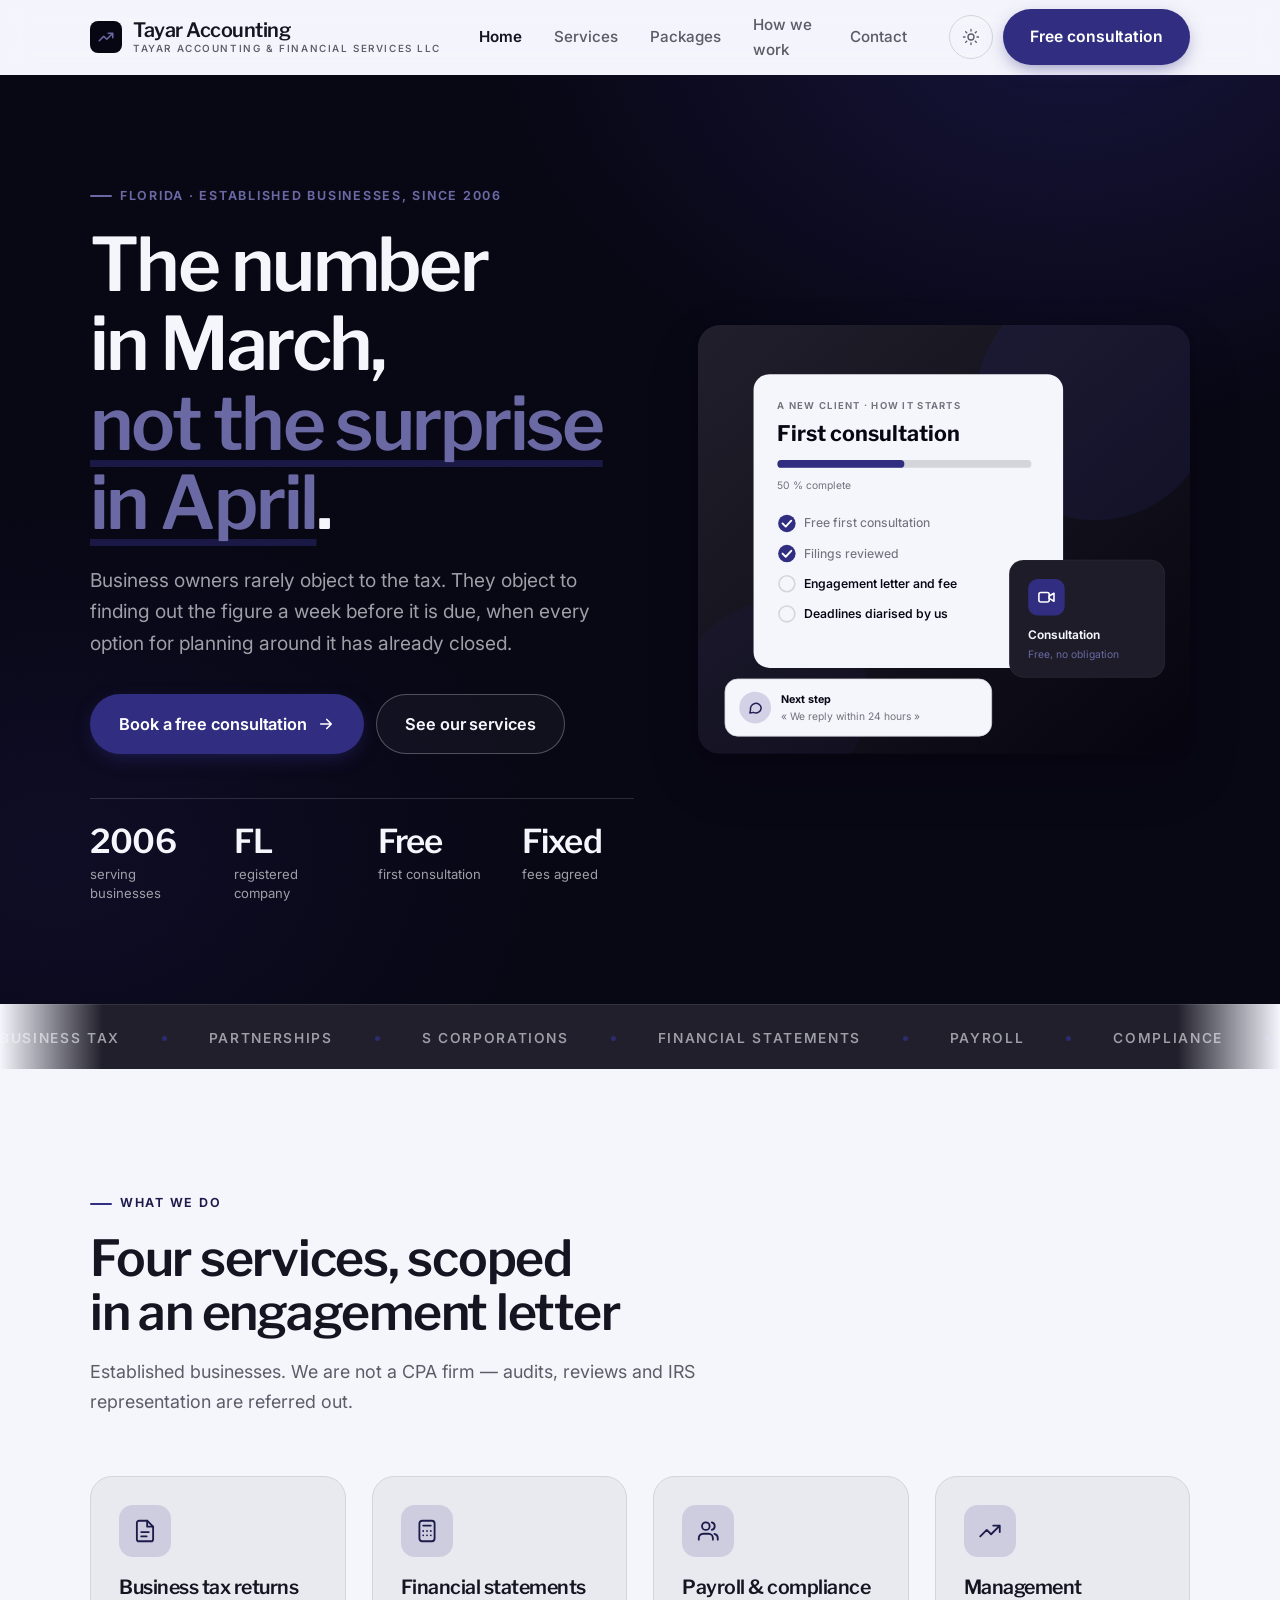
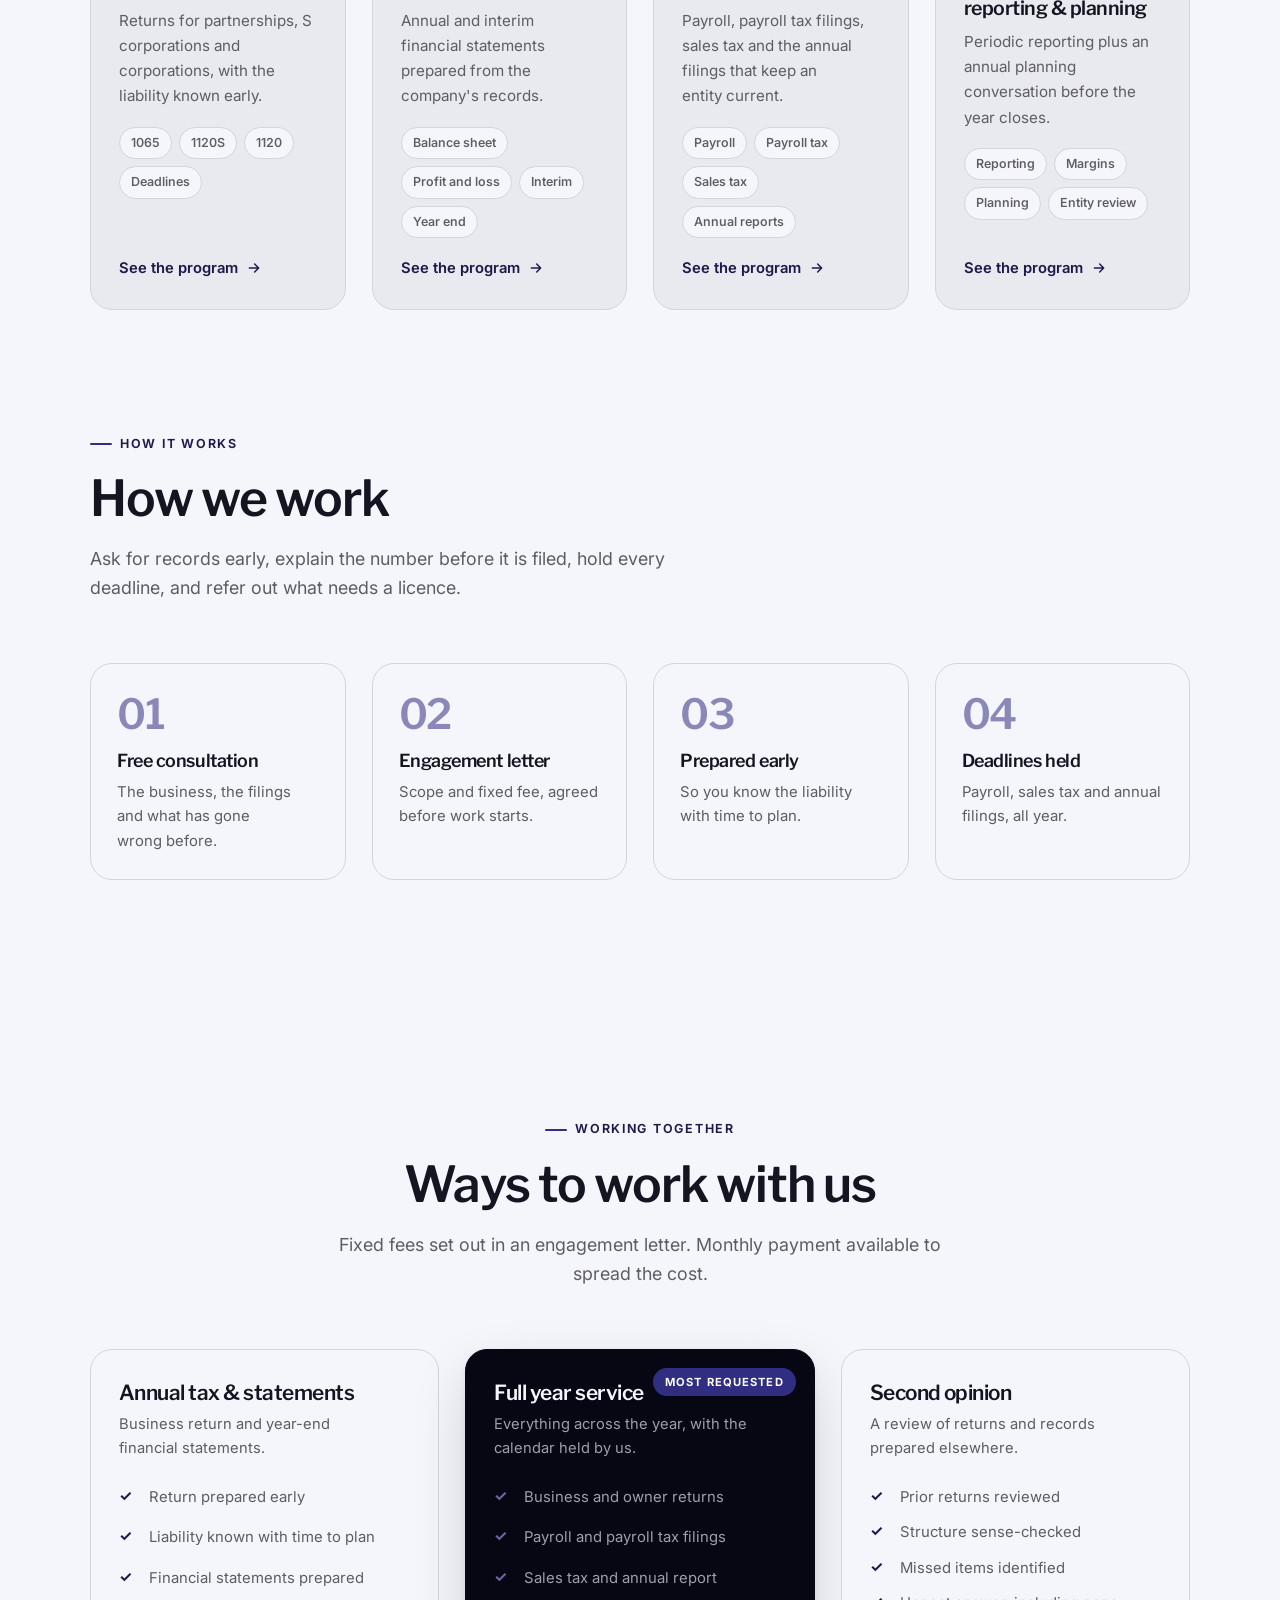
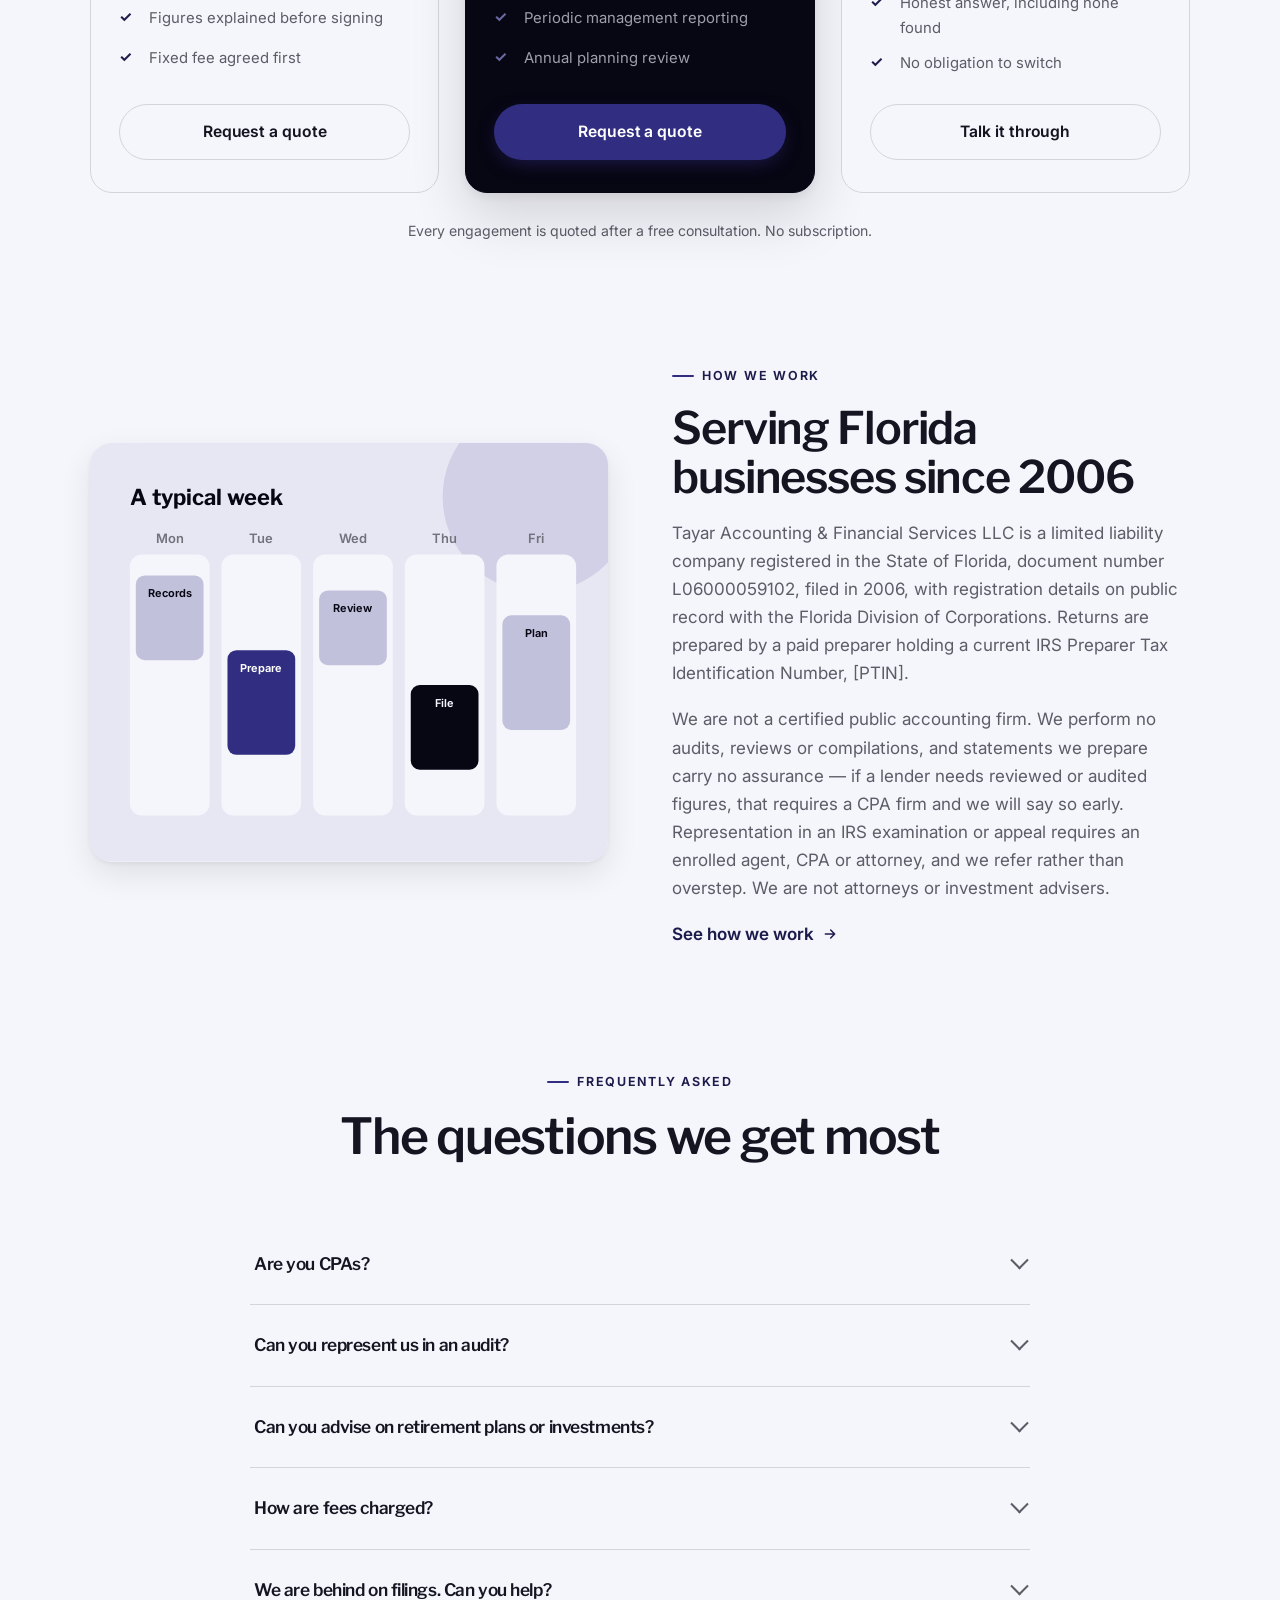
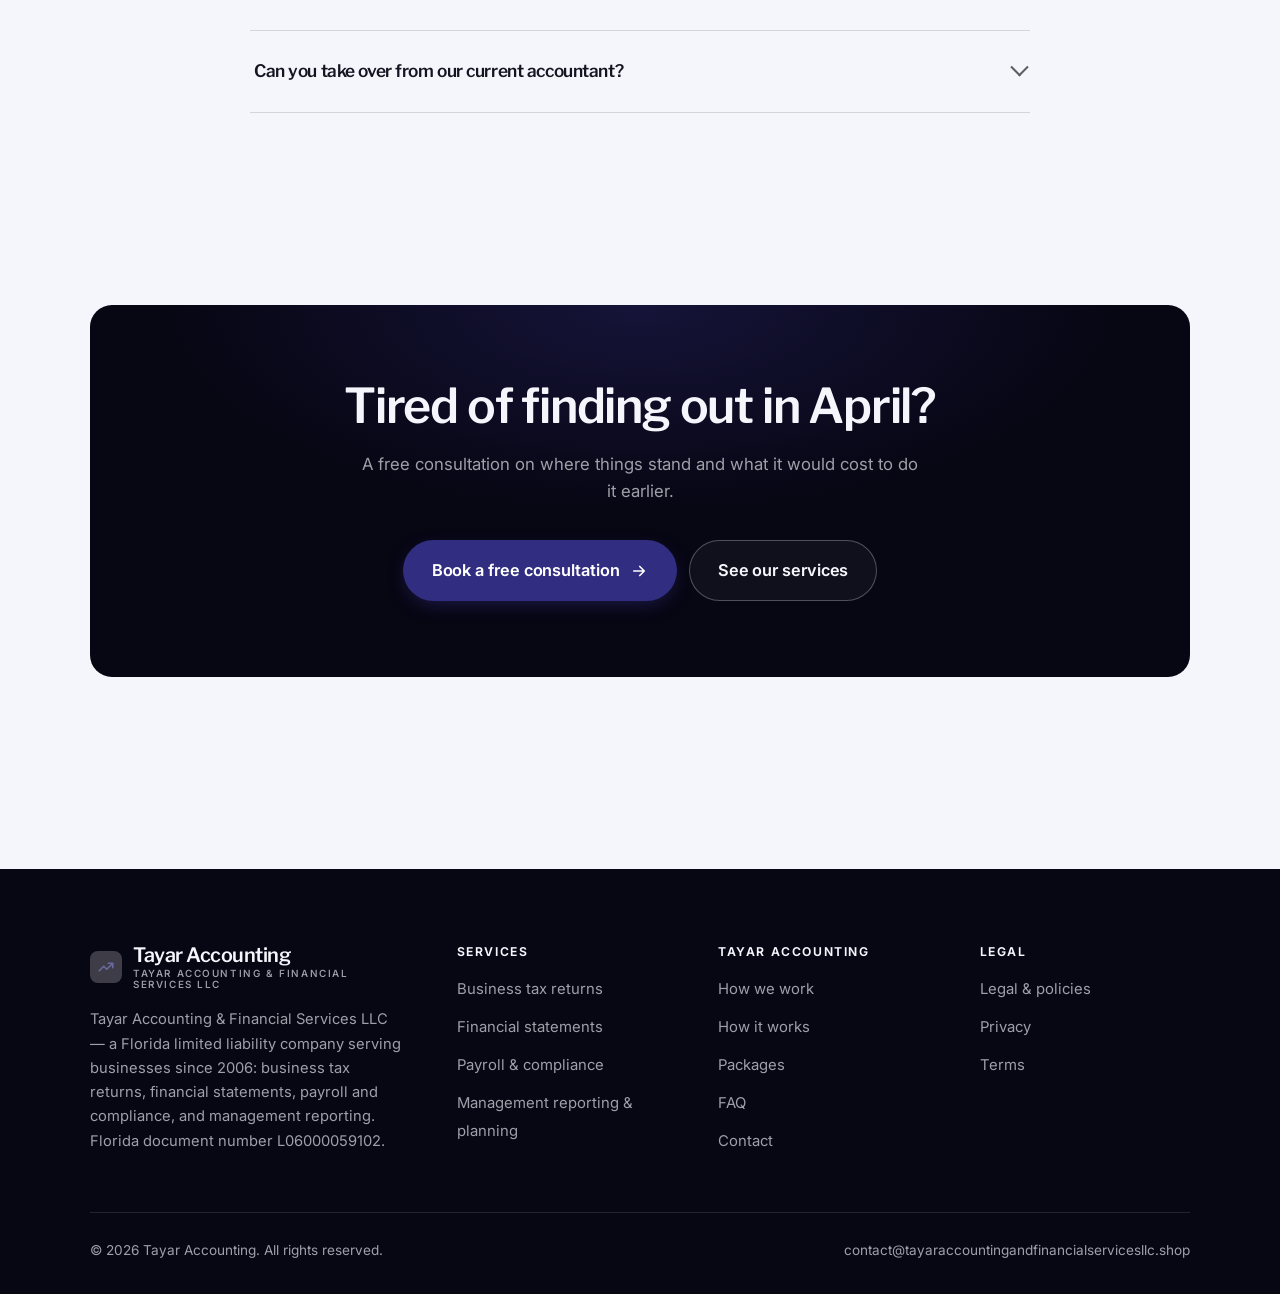
<file: index.html>
<!DOCTYPE html>
<html lang="en" class="no-js">
<head>
<meta charset="utf-8">
<meta name="viewport" content="width=device-width, initial-scale=1">
<title>Tayar Accounting &amp; Financial Services LLC — business accounting</title>
<meta name="description" content="Tayar Accounting &amp; Financial Services LLC, serving Florida businesses since 2006: business tax returns, financial statements, payroll and compliance, and management reporting.">
<link rel="canonical" href="https://tayaraccountingandfinancialservicesllc.shop/">

<meta property="og:type" content="website">
<meta property="og:url" content="https://tayaraccountingandfinancialservicesllc.shop/">
<meta property="og:site_name" content="Tayar Accounting">
<meta property="og:locale" content="en_US">
<meta property="og:title" content="Tayar Accounting &amp; Financial Services LLC — business accounting">
<meta property="og:description" content="Tayar Accounting &amp; Financial Services LLC, serving Florida businesses since 2006: business tax returns, financial statements, payroll and compliance, and management reporting.">
<meta name="theme-color" content="#070613">

<link rel="icon" href="assets/img/favicon.svg" type="image/svg+xml">
<link rel="preconnect" href="https://fonts.googleapis.com">
<link rel="preconnect" href="https://fonts.gstatic.com" crossorigin>
<link rel="stylesheet" href="https://fonts.googleapis.com/css2?family=Libre+Franklin:wght@400..700&family=Inter:wght@400..700&display=swap">
<link rel="stylesheet" href="assets/css/style.css">

<!-- Thème appliqué avant le premier rendu (évite le flash) -->
<script>
document.documentElement.classList.remove('no-js');
(function(){try{var t=localStorage.getItem('site-theme');if(t){document.documentElement.setAttribute('data-theme',t);}}catch(e){}})();
</script>
<script type="application/ld+json">
{
  "@context": "https://schema.org",
  "@type": "Organization",
  "name": "Tayar Accounting",
  "url": "https://tayaraccountingandfinancialservicesllc.shop/",
  "email": "contact@tayaraccountingandfinancialservicesllc.shop",
  "description": "Tayar Accounting & Financial Services LLC, serving Florida businesses since 2006: business tax returns, financial statements, payroll and compliance, and management reporting.",
  "areaServed": "US",
  "knowsLanguage": "en"
}
</script>
</head>

<body>
<a class="skip-link" href="#main">Skip to main content</a>

<header class="site-header">
  <nav class="wrap nav" aria-label="Main navigation">
    <a class="brand" href="index.html">
      <svg class="brand__mark" viewBox="0 0 64 64" aria-hidden="true">
        <rect class="bm-bg" width="64" height="64" rx="16"/>
        <g class="bm-ic" transform="translate(14 14) scale(1.5)" fill="none" stroke-width="2.1" stroke-linecap="round" stroke-linejoin="round"><path d="M3 17l6-6 4 4 8-8M15 7h6v6"/></g>
      </svg>
      <span>Tayar Accounting<span class="brand__sub">Tayar Accounting &amp; Financial Services LLC</span></span>
    </a>

    <ul class="nav__links" id="nav-links">
      <li><a href="index.html" aria-current="page">Home</a></li>
      <li><a href="programs.html">Services</a></li>
      <li><a href="index.html#pricing">Packages</a></li>
      <li><a href="about.html">How we work</a></li>
      <li><a href="contact.html">Contact</a></li>
      <li><a class="btn btn--primary" href="contact.html">Free consultation</a></li>
    </ul>

    <div class="nav__cta">
      <button class="theme-toggle" type="button" aria-label="Switch to dark theme">
        <svg class="icon-sun" viewBox="0 0 24 24" fill="none" stroke="currentColor" stroke-width="1.8" stroke-linecap="round" aria-hidden="true"><circle cx="12" cy="12" r="4"/><path d="M12 2v2m0 16v2M2 12h2m16 0h2M4.9 4.9l1.4 1.4m11.4 11.4 1.4 1.4M19.1 4.9l-1.4 1.4M6.3 17.7l-1.4 1.4"/></svg>
        <svg class="icon-moon" viewBox="0 0 24 24" fill="none" stroke="currentColor" stroke-width="1.8" stroke-linecap="round" stroke-linejoin="round" aria-hidden="true"><path d="M21 12.8A9 9 0 1 1 11.2 3a7 7 0 0 0 9.8 9.8z"/></svg>
      </button>
      <a class="btn btn--primary" href="contact.html">Free consultation</a>
      <button class="nav__toggle" type="button" aria-expanded="false" aria-controls="nav-links" aria-label="Open menu">
        <svg class="icon-open" viewBox="0 0 24 24" fill="none" stroke="currentColor" stroke-width="2" stroke-linecap="round" aria-hidden="true"><path d="M3 6h18M3 12h18M3 18h18"/></svg>
        <svg class="icon-close" viewBox="0 0 24 24" fill="none" stroke="currentColor" stroke-width="2" stroke-linecap="round" aria-hidden="true"><path d="M6 6l12 12M18 6L6 18"/></svg>
      </button>
    </div>
  </nav>
</header>

<main id="main">

<section class="hero">
  <div class="wrap hero__inner">
    <div>
      <span class="eyebrow hero__eyebrow">Florida · Established businesses, since 2006</span>
      <h1>The number in March,<br> <em>not the surprise in April</em>.</h1>
      <p class="hero__lede">Business owners rarely object to the tax. They object to finding out the figure a week before it is due, when every option for planning around it has already closed.</p>

      <div class="hero__actions">
        <a class="btn btn--primary btn--lg" href="contact.html">Book a free consultation <svg viewBox="0 0 24 24" fill="none" stroke="currentColor" stroke-width="2.2" stroke-linecap="round" stroke-linejoin="round" aria-hidden="true"><path d="M5 12h14M13 6l6 6-6 6"/></svg></a>
        <a class="btn btn--on-dark btn--lg" href="programs.html">See our services</a>
      </div>

      <ul class="hero__proof">
        <li><span class="stat__num">2006</span><span class="stat__label">serving businesses</span></li>
        <li><span class="stat__num">FL</span><span class="stat__label">registered company</span></li>
        <li><span class="stat__num">Free</span><span class="stat__label">first consultation</span></li>
        <li><span class="stat__num">Fixed</span><span class="stat__label">fees agreed</span></li>
      </ul>
    </div>

    <div class="hero__art">
      <svg viewBox="0 0 620 540" role="img" aria-label="How an engagement with Tayar Accounting starts, from free consultation to diarised deadlines.">
        <defs>
          <linearGradient id="hbg" x1="0" y1="0" x2="1" y2="1">
            <stop offset="0" stop-color="#201f2b"/><stop offset="1" stop-color="#06050f"/>
          </linearGradient>
        </defs>
        <rect width="620" height="540" rx="22" fill="url(#hbg)"/>
        <circle cx="500" cy="96" r="150" fill="#312e81" opacity=".16"/>
        <circle cx="96" cy="470" r="120" fill="#312e81" opacity=".08"/>

        <g style="font-family: var(--font-body)">
          <!-- Carte programme -->
          <rect x="70" y="62" width="390" height="370" rx="20" fill="#f5f5fc"/>
          <text x="100" y="106" font-size="12" font-weight="650" letter-spacing="1.6" fill="#72727c">A NEW CLIENT · HOW IT STARTS</text>
          <text x="100" y="146" font-size="27" font-weight="700" fill="#070613" style="font-family: var(--font-display)">First consultation</text>
          <rect x="100" y="170" width="320" height="10" rx="5" fill="#d4d4db"/>
          <rect x="100" y="170" width="160" height="10" rx="5" fill="#312e81"/>
          <text x="100" y="206" font-size="13" fill="#72727c">50 % complete</text>
          <circle cx="112" cy="250" r="11" fill="#312e81"/><path d="M106.5 250l4 4 7-7.5" fill="none" stroke="#ffffff" stroke-width="2.4" stroke-linecap="round" stroke-linejoin="round"/><text x="134" y="255" font-size="15.5" fill="#72727c" font-weight="450">Free first consultation</text>
          <circle cx="112" cy="288" r="11" fill="#312e81"/><path d="M106.5 288l4 4 7-7.5" fill="none" stroke="#ffffff" stroke-width="2.4" stroke-linecap="round" stroke-linejoin="round"/><text x="134" y="293" font-size="15.5" fill="#72727c" font-weight="450">Filings reviewed</text>
          <circle cx="112" cy="326" r="10" fill="none" stroke="#d4d4db" stroke-width="2"/><text x="134" y="331" font-size="15.5" fill="#070613" font-weight="560">Engagement letter and fee</text>
          <circle cx="112" cy="364" r="10" fill="none" stroke="#d4d4db" stroke-width="2"/><text x="134" y="369" font-size="15.5" fill="#070613" font-weight="560">Deadlines diarised by us</text>

          <!-- Carte séance -->
          <rect x="392" y="296" width="196" height="148" rx="18" fill="#1d1c28" stroke="#ffffff" stroke-opacity=".08"/>
          <rect x="416" y="320" width="46" height="46" rx="12" fill="#312e81"/>
          <g transform="translate(427 331)" fill="none" stroke="#ffffff" color="#ffffff" stroke-width="2" stroke-linecap="round" stroke-linejoin="round"><rect x="2.5" y="6" width="13" height="12" rx="2.5"/><path d="M15.5 10.5 21.5 7v10l-6-3.5z"/></g>
          <text x="416" y="396" font-size="15" font-weight="650" fill="#f5f5fc">Consultation</text>
          <text x="416" y="420" font-size="13" fill="#6b69a4">Free, no obligation</text>

          <!-- Retour du coach -->
          <rect x="34" y="446" width="336" height="72" rx="16" fill="#f5f5fc" stroke="#d4d4db"/>
          <circle cx="72" cy="482" r="20" fill="#d2d1e6"/>
          <g transform="translate(62 472) scale(.84)" fill="none" stroke="#201e54" stroke-width="2.2" stroke-linecap="round" stroke-linejoin="round"><path d="M21 12a8 8 0 0 1-11.6 7.1L4 20l1-4.6A8 8 0 1 1 21 12z"/></g>
          <text x="104" y="476" font-size="13.5" font-weight="700" fill="#070613">Next step</text>
          <text x="104" y="498" font-size="13" fill="#72727c">« We reply within 24 hours »</text>
        </g>
      </svg>
    </div>
  </div>
</section>

<div class="marquee" aria-hidden="true">
  <div class="marquee__track"><span>Business tax</span><span>Partnerships</span><span>S corporations</span><span>Financial statements</span><span>Payroll</span><span>Compliance</span><span>Management reporting</span><span>Planning</span><span>Deadlines</span><span>Since 2006</span><span>Business tax</span><span>Partnerships</span><span>S corporations</span><span>Financial statements</span><span>Payroll</span><span>Compliance</span><span>Management reporting</span><span>Planning</span><span>Deadlines</span><span>Since 2006</span></div>
</div>

<section class="section wrap" id="programs">
  <div class="section-head reveal">
    <span class="eyebrow">What we do</span>
    <h2>Four services, scoped in an engagement letter</h2>
    <p>Established businesses. We are not a CPA firm — audits, reviews and IRS representation are referred out.</p>
  </div>
  <div class="grid grid--4 reveal-group">
    <a class="card" href="programs.html#tax">
      <div class="card__icon"><svg viewBox="0 0 24 24" fill="none" stroke="currentColor" stroke-width="1.7" stroke-linecap="round" stroke-linejoin="round" aria-hidden="true"><path d="M14 2.5H6.5A2 2 0 0 0 4.5 4.5v15a2 2 0 0 0 2 2h11a2 2 0 0 0 2-2V8z"/><path d="M14 2.5V8h5.5M8.5 13h7M8.5 17h5"/></svg></div>
      <h3>Business tax returns</h3>
      <p>Returns for partnerships, S corporations and corporations, with the liability known early.</p>
      <ul class="tags"><li>1065</li><li>1120S</li><li>1120</li><li>Deadlines</li></ul>
      <span class="arrow-link">See the program <svg viewBox="0 0 24 24" fill="none" stroke="currentColor" stroke-width="2.2" stroke-linecap="round" stroke-linejoin="round" aria-hidden="true"><path d="M5 12h14M13 6l6 6-6 6"/></svg></span>
    </a>
    <a class="card" href="programs.html#statements">
      <div class="card__icon"><svg viewBox="0 0 24 24" fill="none" stroke="currentColor" stroke-width="1.7" stroke-linecap="round" stroke-linejoin="round" aria-hidden="true"><rect x="5" y="2.5" width="14" height="19" rx="2.5"/><path d="M8.5 7h7M8.5 12h.01M12 12h.01M15.5 12h.01M8.5 16h.01M12 16h.01M15.5 16h.01"/></svg></div>
      <h3>Financial statements</h3>
      <p>Annual and interim financial statements prepared from the company's records.</p>
      <ul class="tags"><li>Balance sheet</li><li>Profit and loss</li><li>Interim</li><li>Year end</li></ul>
      <span class="arrow-link">See the program <svg viewBox="0 0 24 24" fill="none" stroke="currentColor" stroke-width="2.2" stroke-linecap="round" stroke-linejoin="round" aria-hidden="true"><path d="M5 12h14M13 6l6 6-6 6"/></svg></span>
    </a>
    <a class="card" href="programs.html#payroll">
      <div class="card__icon"><svg viewBox="0 0 24 24" fill="none" stroke="currentColor" stroke-width="1.7" stroke-linecap="round" stroke-linejoin="round" aria-hidden="true"><path d="M16.5 20v-1.5a4 4 0 0 0-4-4h-5a4 4 0 0 0-4 4V20"/><circle cx="10" cy="7.5" r="3.5"/><path d="M21 20v-1.5a4 4 0 0 0-3-3.9M15.5 4.1a3.5 3.5 0 0 1 0 6.8"/></svg></div>
      <h3>Payroll &amp; compliance</h3>
      <p>Payroll, payroll tax filings, sales tax and the annual filings that keep an entity current.</p>
      <ul class="tags"><li>Payroll</li><li>Payroll tax</li><li>Sales tax</li><li>Annual reports</li></ul>
      <span class="arrow-link">See the program <svg viewBox="0 0 24 24" fill="none" stroke="currentColor" stroke-width="2.2" stroke-linecap="round" stroke-linejoin="round" aria-hidden="true"><path d="M5 12h14M13 6l6 6-6 6"/></svg></span>
    </a>
    <a class="card" href="programs.html#advisory">
      <div class="card__icon"><svg viewBox="0 0 24 24" fill="none" stroke="currentColor" stroke-width="1.7" stroke-linecap="round" stroke-linejoin="round" aria-hidden="true"><path d="M3 17l6-6 4 4 8-8M15 7h6v6"/></svg></div>
      <h3>Management reporting &amp; planning</h3>
      <p>Periodic reporting plus an annual planning conversation before the year closes.</p>
      <ul class="tags"><li>Reporting</li><li>Margins</li><li>Planning</li><li>Entity review</li></ul>
      <span class="arrow-link">See the program <svg viewBox="0 0 24 24" fill="none" stroke="currentColor" stroke-width="2.2" stroke-linecap="round" stroke-linejoin="round" aria-hidden="true"><path d="M5 12h14M13 6l6 6-6 6"/></svg></span>
    </a>
  </div>
</section>

<section class="section section--flush wrap" id="how-it-works">
  <div class="section-head reveal">
    <span class="eyebrow">How it works</span>
    <h2>How we work</h2>
    <p>Ask for records early, explain the number before it is filed, hold every deadline, and refer out what needs a licence.</p>
  </div>
  <div class="grid grid--4 steps reveal-group">
    <article class="step">
      <h3>Free consultation</h3>
      <p>The business, the filings and what has gone wrong before.</p>
    </article>
    <article class="step">
      <h3>Engagement letter</h3>
      <p>Scope and fixed fee, agreed before work starts.</p>
    </article>
    <article class="step">
      <h3>Prepared early</h3>
      <p>So you know the liability with time to plan.</p>
    </article>
    <article class="step">
      <h3>Deadlines held</h3>
      <p>Payroll, sales tax and annual filings, all year.</p>
    </article>
  </div>
</section>

<section class="section wrap" id="pricing">
  <div class="section-head section-head--center reveal">
    <span class="eyebrow">Working together</span>
    <h2>Ways to work with us</h2>
    <p>Fixed fees set out in an engagement letter. Monthly payment available to spread the cost.</p>
  </div>
  <div class="grid grid--3 plans reveal-group">
    <article class="plan">
      
      <h3>Annual tax &amp; statements</h3>
      <p class="plan__desc">Business return and year-end financial statements.</p>
      
      <ul class="plan__features">
        <li>Return prepared early</li>
        <li>Liability known with time to plan</li>
        <li>Financial statements prepared</li>
        <li>Figures explained before signing</li>
        <li>Fixed fee agreed first</li>
      </ul>
      <a class="btn btn--ghost btn--block" href="contact.html">Request a quote</a>
    </article>
    <article class="plan plan--featured">
      <span class="plan__tag">Most requested</span>
      <h3>Full year service</h3>
      <p class="plan__desc">Everything across the year, with the calendar held by us.</p>
      
      <ul class="plan__features">
        <li>Business and owner returns</li>
        <li>Payroll and payroll tax filings</li>
        <li>Sales tax and annual report</li>
        <li>Periodic management reporting</li>
        <li>Annual planning review</li>
      </ul>
      <a class="btn btn--primary btn--block" href="contact.html">Request a quote</a>
    </article>
    <article class="plan">
      
      <h3>Second opinion</h3>
      <p class="plan__desc">A review of returns and records prepared elsewhere.</p>
      
      <ul class="plan__features">
        <li>Prior returns reviewed</li>
        <li>Structure sense-checked</li>
        <li>Missed items identified</li>
        <li>Honest answer, including none found</li>
        <li>No obligation to switch</li>
      </ul>
      <a class="btn btn--ghost btn--block" href="contact.html">Talk it through</a>
    </article>
  </div>
  <p class="plans-note">Every engagement is quoted after a free consultation. No subscription.</p>
</section>

<section class="section section--flush wrap">
  <div class="split reveal">
    <div class="split__art">
      <svg viewBox="0 0 520 420" role="img" aria-label="Example of a typical week: Records, Prepare, Review, File, Plan.">
        <rect width="520" height="420" rx="20" fill="#e7e7f3"/>
        <circle cx="450" cy="54" r="96" fill="#312e81" opacity=".12"/>
        <g style="font-family: var(--font-body)">
        <text x="40" y="62" font-size="22" font-weight="700" fill="#070613" style="font-family: var(--font-display)">A typical week</text>
        <text x="80" y="100" text-anchor="middle" font-size="13" font-weight="600" fill="#72727c">Mon</text>
        <rect x="40" y="112" width="80" height="262" rx="12" fill="#f5f5fc"/>
        <rect x="46" y="133" width="68" height="85" rx="9" fill="#c2c1dc"/>
        <text x="80" y="155" text-anchor="middle" font-size="11" font-weight="650" fill="#070613">Records</text>
        <text x="172" y="100" text-anchor="middle" font-size="13" font-weight="600" fill="#72727c">Tue</text>
        <rect x="132" y="112" width="80" height="262" rx="12" fill="#f5f5fc"/>
        <rect x="138" y="208" width="68" height="105" rx="9" fill="#312e81"/>
        <text x="172" y="230" text-anchor="middle" font-size="11" font-weight="650" fill="#ffffff">Prepare</text>
        <text x="264" y="100" text-anchor="middle" font-size="13" font-weight="600" fill="#72727c">Wed</text>
        <rect x="224" y="112" width="80" height="262" rx="12" fill="#f5f5fc"/>
        <rect x="230" y="148" width="68" height="75" rx="9" fill="#c2c1dc"/>
        <text x="264" y="170" text-anchor="middle" font-size="11" font-weight="650" fill="#070613">Review</text>
        <text x="356" y="100" text-anchor="middle" font-size="13" font-weight="600" fill="#72727c">Thu</text>
        <rect x="316" y="112" width="80" height="262" rx="12" fill="#f5f5fc"/>
        <rect x="322" y="243" width="68" height="85" rx="9" fill="#070613"/>
        <text x="356" y="265" text-anchor="middle" font-size="11" font-weight="650" fill="#f5f5fc">File</text>
        <text x="448" y="100" text-anchor="middle" font-size="13" font-weight="600" fill="#72727c">Fri</text>
        <rect x="408" y="112" width="80" height="262" rx="12" fill="#f5f5fc"/>
        <rect x="414" y="173" width="68" height="115" rx="9" fill="#c2c1dc"/>
        <text x="448" y="195" text-anchor="middle" font-size="11" font-weight="650" fill="#070613">Plan</text>
        </g>
      </svg>
    </div>
    <div>
      <span class="eyebrow">How we work</span>
      <h2>Serving Florida businesses since 2006</h2>
      <p>Tayar Accounting &amp; Financial Services LLC is a limited liability company registered in the State of Florida, document number L06000059102, filed in 2006, with registration details on public record with the Florida Division of Corporations. Returns are prepared by a paid preparer holding a current IRS Preparer Tax Identification Number, [PTIN].</p>
      <p>We are not a certified public accounting firm. We perform no audits, reviews or compilations, and statements we prepare carry no assurance — if a lender needs reviewed or audited figures, that requires a CPA firm and we will say so early. Representation in an IRS examination or appeal requires an enrolled agent, CPA or attorney, and we refer rather than overstep. We are not attorneys or investment advisers.</p>
      <p><a class="arrow-link" href="about.html">See how we work <svg viewBox="0 0 24 24" fill="none" stroke="currentColor" stroke-width="2.2" stroke-linecap="round" stroke-linejoin="round" aria-hidden="true"><path d="M5 12h14M13 6l6 6-6 6"/></svg></a></p>
    </div>
  </div>
</section>

<section class="section section--flush wrap" id="faq">
  <div class="section-head section-head--center reveal">
    <span class="eyebrow">Frequently asked</span>
    <h2>The questions we get most</h2>
  </div>
  <div class="faq reveal">
    <details>
      <summary>Are you CPAs?</summary>
      <p>No. We prepare returns, records and statements without assurance. Audits, reviews and anything a lender wants attested require a CPA firm, and we will tell you when you have reached that.</p>
    </details>
    <details>
      <summary>Can you represent us in an audit?</summary>
      <p>Representation requires an enrolled agent, CPA or attorney. We will organise and prepare everything and refer you to someone who can represent you.</p>
    </details>
    <details>
      <summary>Can you advise on retirement plans or investments?</summary>
      <p>No. That is regulated advice and we are not registered advisers. We will explain the tax treatment and refer you for the rest.</p>
    </details>
    <details>
      <summary>How are fees charged?</summary>
      <p>Fixed and set out in an engagement letter before work starts, with monthly payment available. Questions through the year are not billed separately.</p>
    </details>
    <details>
      <summary>We are behind on filings. Can you help?</summary>
      <p>Yes, and it is common. Tell us how far behind and we will work through it in order, dealing with the agencies as we go.</p>
    </details>
    <details>
      <summary>Can you take over from our current accountant?</summary>
      <p>Yes. It is a routine handover and we will request what is needed. A second-opinion review first is also perfectly reasonable.</p>
    </details>
  </div>
</section>

<section class="wrap section--tight">
  <div class="cta-band reveal">
    <h2>Tired of finding out in April?</h2>
    <p>A free consultation on where things stand and what it would cost to do it earlier.</p>
    <div class="hero__actions">
      <a class="btn btn--primary btn--lg" href="contact.html">Book a free consultation <svg viewBox="0 0 24 24" fill="none" stroke="currentColor" stroke-width="2.2" stroke-linecap="round" stroke-linejoin="round" aria-hidden="true"><path d="M5 12h14M13 6l6 6-6 6"/></svg></a>
      <a class="btn btn--on-dark btn--lg" href="programs.html">See our services</a>
    </div>
  </div>
</section>

</main>

<footer class="site-footer">
  <div class="wrap">
    <div class="footer__grid">
      <div class="footer__brand">
        <a class="brand" href="index.html">
          <svg class="brand__mark" viewBox="0 0 64 64" aria-hidden="true">
        <rect class="bm-bg" width="64" height="64" rx="16"/>
        <g class="bm-ic" transform="translate(14 14) scale(1.5)" fill="none" stroke-width="2.1" stroke-linecap="round" stroke-linejoin="round"><path d="M3 17l6-6 4 4 8-8M15 7h6v6"/></g>
      </svg>
          <span>Tayar Accounting<span class="brand__sub">Tayar Accounting &amp; Financial Services LLC</span></span>
        </a>
        <p>Tayar Accounting &amp; Financial Services LLC — a Florida limited liability company serving businesses since 2006: business tax returns, financial statements, payroll and compliance, and management reporting. Florida document number L06000059102.</p>
      </div>

      <div class="footer__col">
        <h4>Services</h4>
        <ul>
          <li><a href="programs.html#tax">Business tax returns</a></li>
          <li><a href="programs.html#statements">Financial statements</a></li>
          <li><a href="programs.html#payroll">Payroll &amp; compliance</a></li>
          <li><a href="programs.html#advisory">Management reporting &amp; planning</a></li>
        </ul>
      </div>

      <div class="footer__col">
        <h4>Tayar Accounting</h4>
        <ul>
          <li><a href="about.html">How we work</a></li>
          <li><a href="index.html#how-it-works">How it works</a></li>
          <li><a href="index.html#pricing">Packages</a></li>
          <li><a href="index.html#faq">FAQ</a></li>
          <li><a href="contact.html">Contact</a></li>
        </ul>
      </div>

      <div class="footer__col">
        <h4>Legal</h4>
        <ul>
          <li><a href="legal.html">Legal &amp; policies</a></li>
          <li><a href="legal.html#privacy">Privacy</a></li>
          <li><a href="legal.html#terms">Terms</a></li>
        </ul>
      </div>
    </div>

    <div class="footer__bottom">
      <p>© <span data-year>2026</span> Tayar Accounting. All rights reserved.</p>
      <p><a href="mailto:contact@tayaraccountingandfinancialservicesllc.shop">contact@tayaraccountingandfinancialservicesllc.shop</a></p>
    </div>
  </div>
</footer>

<script src="assets/js/main.js" defer></script>
</body>
</html>
</file>
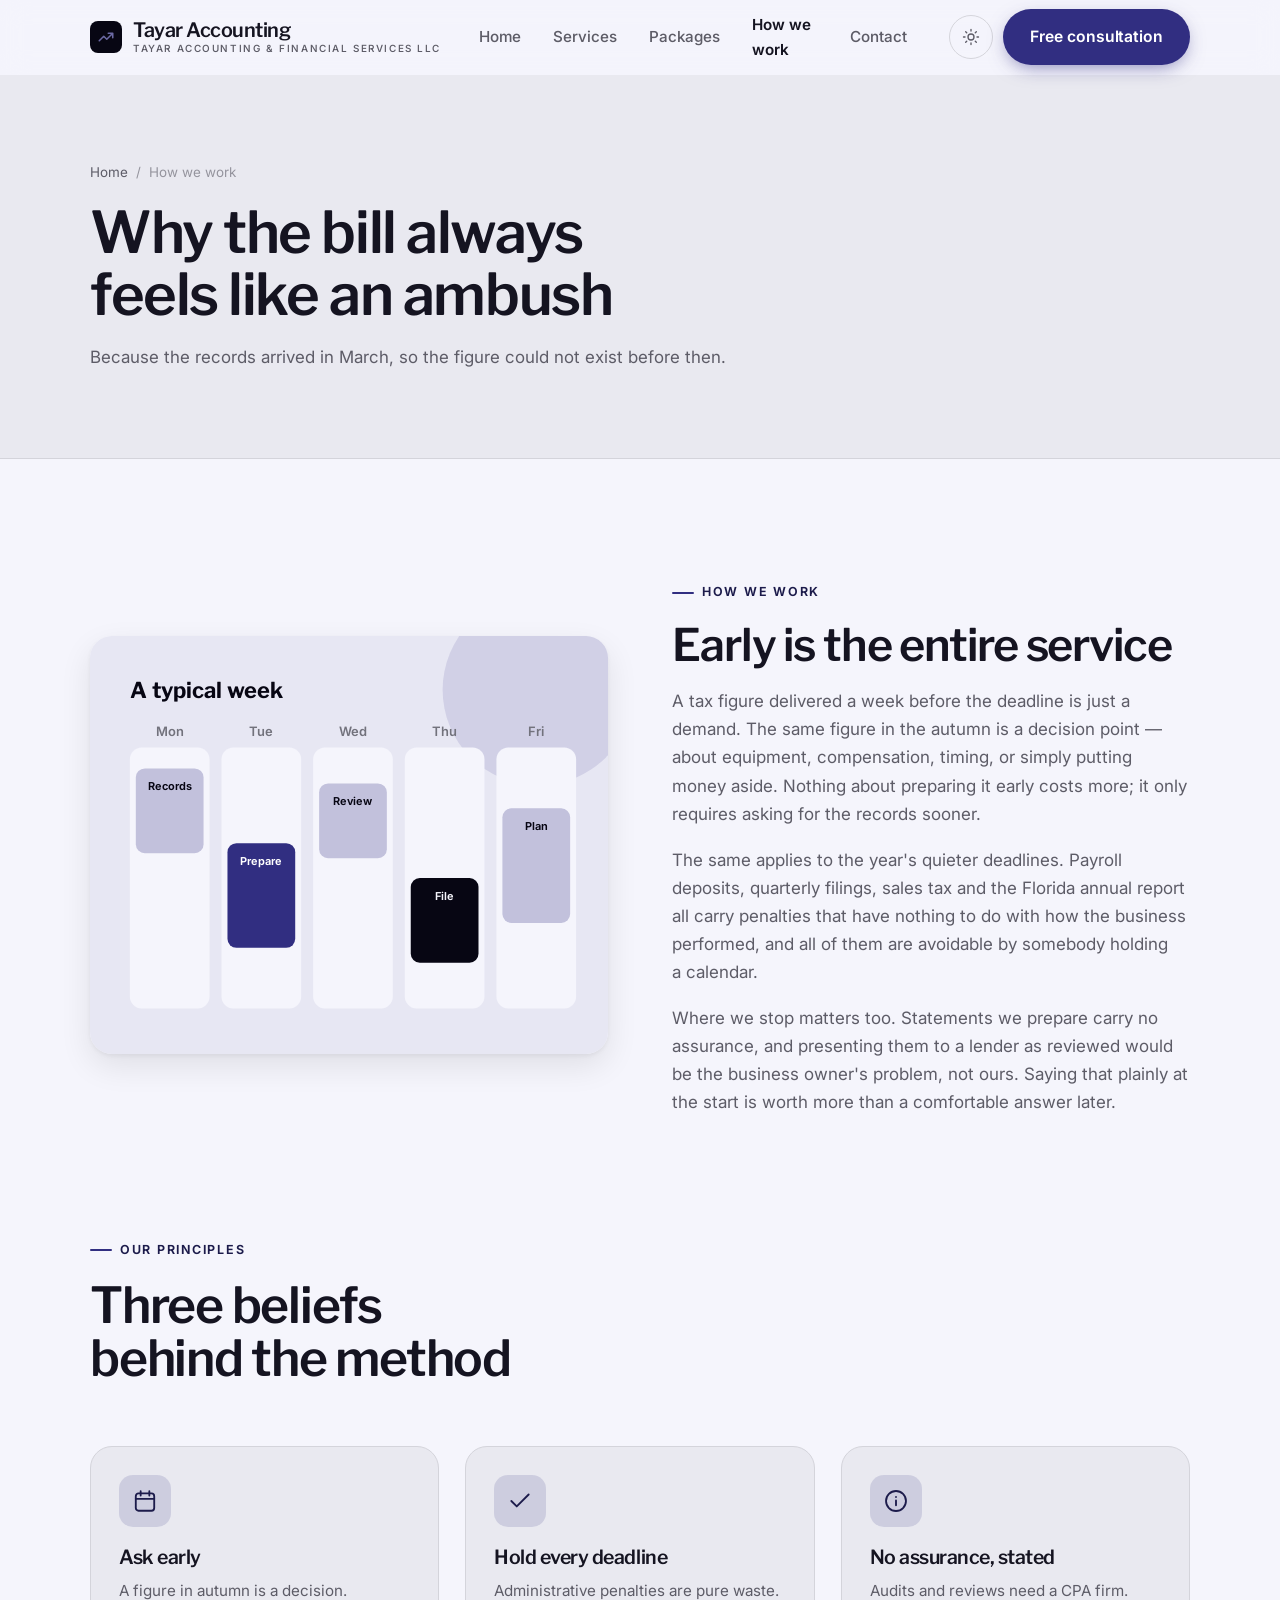
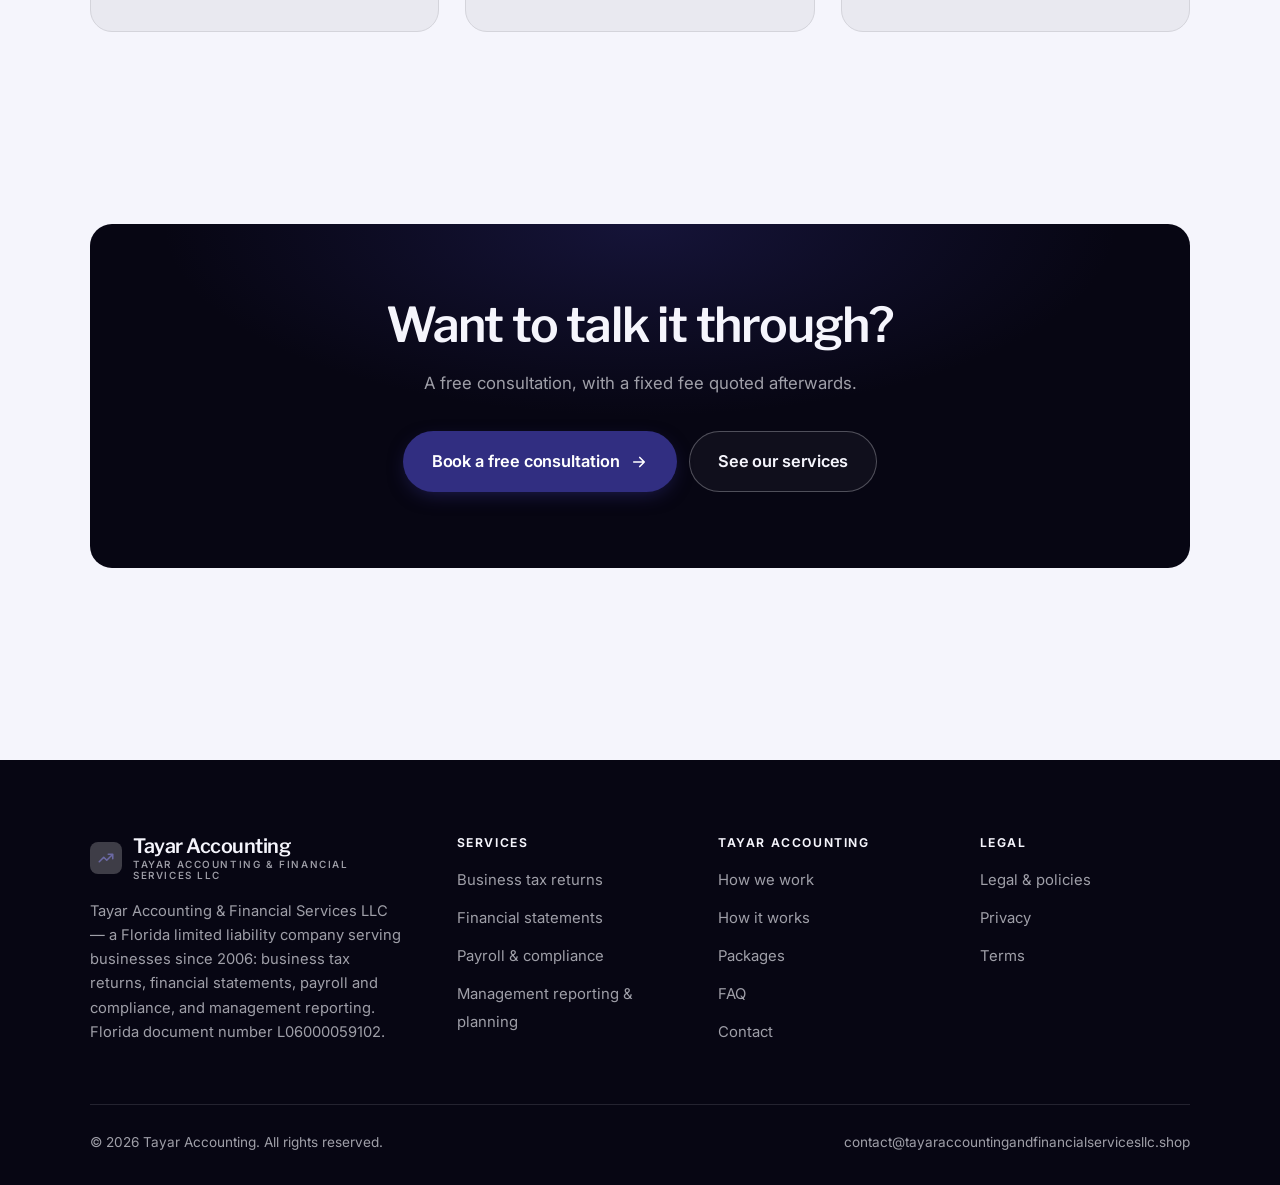
<file: about.html>
<!DOCTYPE html>
<html lang="en" class="no-js">
<head>
<meta charset="utf-8">
<meta name="viewport" content="width=device-width, initial-scale=1">
<title>How we work — Tayar Accounting</title>
<meta name="description" content="About Tayar Accounting &amp; Financial Services LLC, serving Florida businesses since 2006, document number L06000059102.">
<link rel="canonical" href="https://tayaraccountingandfinancialservicesllc.shop/about.html">

<meta property="og:type" content="website">
<meta property="og:url" content="https://tayaraccountingandfinancialservicesllc.shop/about.html">
<meta property="og:site_name" content="Tayar Accounting">
<meta property="og:locale" content="en_US">
<meta property="og:title" content="How we work — Tayar Accounting">
<meta property="og:description" content="About Tayar Accounting &amp; Financial Services LLC, serving Florida businesses since 2006, document number L06000059102.">
<meta name="theme-color" content="#070613">

<link rel="icon" href="assets/img/favicon.svg" type="image/svg+xml">
<link rel="preconnect" href="https://fonts.googleapis.com">
<link rel="preconnect" href="https://fonts.gstatic.com" crossorigin>
<link rel="stylesheet" href="https://fonts.googleapis.com/css2?family=Libre+Franklin:wght@400..700&family=Inter:wght@400..700&display=swap">
<link rel="stylesheet" href="assets/css/style.css">

<!-- Thème appliqué avant le premier rendu (évite le flash) -->
<script>
document.documentElement.classList.remove('no-js');
(function(){try{var t=localStorage.getItem('site-theme');if(t){document.documentElement.setAttribute('data-theme',t);}}catch(e){}})();
</script>
</head>

<body>
<a class="skip-link" href="#main">Skip to main content</a>

<header class="site-header">
  <nav class="wrap nav" aria-label="Main navigation">
    <a class="brand" href="index.html">
      <svg class="brand__mark" viewBox="0 0 64 64" aria-hidden="true">
        <rect class="bm-bg" width="64" height="64" rx="16"/>
        <g class="bm-ic" transform="translate(14 14) scale(1.5)" fill="none" stroke-width="2.1" stroke-linecap="round" stroke-linejoin="round"><path d="M3 17l6-6 4 4 8-8M15 7h6v6"/></g>
      </svg>
      <span>Tayar Accounting<span class="brand__sub">Tayar Accounting &amp; Financial Services LLC</span></span>
    </a>

    <ul class="nav__links" id="nav-links">
      <li><a href="index.html">Home</a></li>
      <li><a href="programs.html">Services</a></li>
      <li><a href="index.html#pricing">Packages</a></li>
      <li><a href="about.html" aria-current="page">How we work</a></li>
      <li><a href="contact.html">Contact</a></li>
      <li><a class="btn btn--primary" href="contact.html">Free consultation</a></li>
    </ul>

    <div class="nav__cta">
      <button class="theme-toggle" type="button" aria-label="Switch to dark theme">
        <svg class="icon-sun" viewBox="0 0 24 24" fill="none" stroke="currentColor" stroke-width="1.8" stroke-linecap="round" aria-hidden="true"><circle cx="12" cy="12" r="4"/><path d="M12 2v2m0 16v2M2 12h2m16 0h2M4.9 4.9l1.4 1.4m11.4 11.4 1.4 1.4M19.1 4.9l-1.4 1.4M6.3 17.7l-1.4 1.4"/></svg>
        <svg class="icon-moon" viewBox="0 0 24 24" fill="none" stroke="currentColor" stroke-width="1.8" stroke-linecap="round" stroke-linejoin="round" aria-hidden="true"><path d="M21 12.8A9 9 0 1 1 11.2 3a7 7 0 0 0 9.8 9.8z"/></svg>
      </button>
      <a class="btn btn--primary" href="contact.html">Free consultation</a>
      <button class="nav__toggle" type="button" aria-expanded="false" aria-controls="nav-links" aria-label="Open menu">
        <svg class="icon-open" viewBox="0 0 24 24" fill="none" stroke="currentColor" stroke-width="2" stroke-linecap="round" aria-hidden="true"><path d="M3 6h18M3 12h18M3 18h18"/></svg>
        <svg class="icon-close" viewBox="0 0 24 24" fill="none" stroke="currentColor" stroke-width="2" stroke-linecap="round" aria-hidden="true"><path d="M6 6l12 12M18 6L6 18"/></svg>
      </button>
    </div>
  </nav>
</header>

<main id="main">

<section class="page-head">
  <div class="wrap">
    <nav class="breadcrumb" aria-label="Breadcrumb">
      <a href="index.html">Home</a><span>/</span><span aria-current="page">How we work</span>
    </nav>
    <h1>Why the bill always feels like an ambush</h1>
    <p>Because the records arrived in March, so the figure could not exist before then.</p>
  </div>
</section>

<section class="section wrap">
  <div class="split reveal">
    <div class="split__art">
      <svg viewBox="0 0 520 420" role="img" aria-label="Example of a typical week: Records, Prepare, Review, File, Plan.">
        <rect width="520" height="420" rx="20" fill="#e7e7f3"/>
        <circle cx="450" cy="54" r="96" fill="#312e81" opacity=".12"/>
        <g style="font-family: var(--font-body)">
        <text x="40" y="62" font-size="22" font-weight="700" fill="#070613" style="font-family: var(--font-display)">A typical week</text>
        <text x="80" y="100" text-anchor="middle" font-size="13" font-weight="600" fill="#72727c">Mon</text>
        <rect x="40" y="112" width="80" height="262" rx="12" fill="#f5f5fc"/>
        <rect x="46" y="133" width="68" height="85" rx="9" fill="#c2c1dc"/>
        <text x="80" y="155" text-anchor="middle" font-size="11" font-weight="650" fill="#070613">Records</text>
        <text x="172" y="100" text-anchor="middle" font-size="13" font-weight="600" fill="#72727c">Tue</text>
        <rect x="132" y="112" width="80" height="262" rx="12" fill="#f5f5fc"/>
        <rect x="138" y="208" width="68" height="105" rx="9" fill="#312e81"/>
        <text x="172" y="230" text-anchor="middle" font-size="11" font-weight="650" fill="#ffffff">Prepare</text>
        <text x="264" y="100" text-anchor="middle" font-size="13" font-weight="600" fill="#72727c">Wed</text>
        <rect x="224" y="112" width="80" height="262" rx="12" fill="#f5f5fc"/>
        <rect x="230" y="148" width="68" height="75" rx="9" fill="#c2c1dc"/>
        <text x="264" y="170" text-anchor="middle" font-size="11" font-weight="650" fill="#070613">Review</text>
        <text x="356" y="100" text-anchor="middle" font-size="13" font-weight="600" fill="#72727c">Thu</text>
        <rect x="316" y="112" width="80" height="262" rx="12" fill="#f5f5fc"/>
        <rect x="322" y="243" width="68" height="85" rx="9" fill="#070613"/>
        <text x="356" y="265" text-anchor="middle" font-size="11" font-weight="650" fill="#f5f5fc">File</text>
        <text x="448" y="100" text-anchor="middle" font-size="13" font-weight="600" fill="#72727c">Fri</text>
        <rect x="408" y="112" width="80" height="262" rx="12" fill="#f5f5fc"/>
        <rect x="414" y="173" width="68" height="115" rx="9" fill="#c2c1dc"/>
        <text x="448" y="195" text-anchor="middle" font-size="11" font-weight="650" fill="#070613">Plan</text>
        </g>
      </svg>
    </div>
    <div>
      <span class="eyebrow">How we work</span>
      <h2>Early is the entire service</h2>
      <p>A tax figure delivered a week before the deadline is just a demand. The same figure in the autumn is a decision point — about equipment, compensation, timing, or simply putting money aside. Nothing about preparing it early costs more; it only requires asking for the records sooner.</p>
      <p>The same applies to the year's quieter deadlines. Payroll deposits, quarterly filings, sales tax and the Florida annual report all carry penalties that have nothing to do with how the business performed, and all of them are avoidable by somebody holding a calendar.</p>
      <p>Where we stop matters too. Statements we prepare carry no assurance, and presenting them to a lender as reviewed would be the business owner's problem, not ours. Saying that plainly at the start is worth more than a comfortable answer later.</p>
      <!--
        TO DO: add a short introduction of the coach (name, real background),
        with a photo if possible. Do not invent credentials — see README.md.
      -->
    </div>
  </div>
</section>

<section class="section section--flush wrap">
  <div class="section-head reveal">
    <span class="eyebrow">Our principles</span>
    <h2>Three beliefs behind the method</h2>
  </div>
  <div class="grid grid--3 reveal-group">
    <article class="card">
      <div class="card__icon"><svg viewBox="0 0 24 24" fill="none" stroke="currentColor" stroke-width="1.7" stroke-linecap="round" stroke-linejoin="round" aria-hidden="true"><rect x="3.5" y="5" width="17" height="16" rx="2.5"/><path d="M8 3v4M16 3v4M3.5 10h17"/></svg></div>
      <h3>Ask early</h3>
      <p>A figure in autumn is a decision.</p>
    </article>
    <article class="card">
      <div class="card__icon"><svg viewBox="0 0 24 24" fill="none" stroke="currentColor" stroke-width="1.7" stroke-linecap="round" stroke-linejoin="round" aria-hidden="true"><path d="M20 6 9 17l-5-5"/></svg></div>
      <h3>Hold every deadline</h3>
      <p>Administrative penalties are pure waste.</p>
    </article>
    <article class="card">
      <div class="card__icon"><svg viewBox="0 0 24 24" fill="none" stroke="currentColor" stroke-width="1.7" stroke-linecap="round" stroke-linejoin="round" aria-hidden="true"><circle cx="12" cy="12" r="9.2"/><path d="M12 16v-4.5M12 8.2v.1"/></svg></div>
      <h3>No assurance, stated</h3>
      <p>Audits and reviews need a CPA firm.</p>
    </article>
  </div>
</section>

<section class="wrap section--tight">
  <div class="cta-band reveal">
    <h2>Want to talk it through?</h2>
    <p>A free consultation, with a fixed fee quoted afterwards.</p>
    <div class="hero__actions">
      <a class="btn btn--primary btn--lg" href="contact.html">Book a free consultation <svg viewBox="0 0 24 24" fill="none" stroke="currentColor" stroke-width="2.2" stroke-linecap="round" stroke-linejoin="round" aria-hidden="true"><path d="M5 12h14M13 6l6 6-6 6"/></svg></a>
      <a class="btn btn--on-dark btn--lg" href="programs.html">See our services</a>
    </div>
  </div>
</section>

</main>

<footer class="site-footer">
  <div class="wrap">
    <div class="footer__grid">
      <div class="footer__brand">
        <a class="brand" href="index.html">
          <svg class="brand__mark" viewBox="0 0 64 64" aria-hidden="true">
        <rect class="bm-bg" width="64" height="64" rx="16"/>
        <g class="bm-ic" transform="translate(14 14) scale(1.5)" fill="none" stroke-width="2.1" stroke-linecap="round" stroke-linejoin="round"><path d="M3 17l6-6 4 4 8-8M15 7h6v6"/></g>
      </svg>
          <span>Tayar Accounting<span class="brand__sub">Tayar Accounting &amp; Financial Services LLC</span></span>
        </a>
        <p>Tayar Accounting &amp; Financial Services LLC — a Florida limited liability company serving businesses since 2006: business tax returns, financial statements, payroll and compliance, and management reporting. Florida document number L06000059102.</p>
      </div>

      <div class="footer__col">
        <h4>Services</h4>
        <ul>
          <li><a href="programs.html#tax">Business tax returns</a></li>
          <li><a href="programs.html#statements">Financial statements</a></li>
          <li><a href="programs.html#payroll">Payroll &amp; compliance</a></li>
          <li><a href="programs.html#advisory">Management reporting &amp; planning</a></li>
        </ul>
      </div>

      <div class="footer__col">
        <h4>Tayar Accounting</h4>
        <ul>
          <li><a href="about.html">How we work</a></li>
          <li><a href="index.html#how-it-works">How it works</a></li>
          <li><a href="index.html#pricing">Packages</a></li>
          <li><a href="index.html#faq">FAQ</a></li>
          <li><a href="contact.html">Contact</a></li>
        </ul>
      </div>

      <div class="footer__col">
        <h4>Legal</h4>
        <ul>
          <li><a href="legal.html">Legal &amp; policies</a></li>
          <li><a href="legal.html#privacy">Privacy</a></li>
          <li><a href="legal.html#terms">Terms</a></li>
        </ul>
      </div>
    </div>

    <div class="footer__bottom">
      <p>© <span data-year>2026</span> Tayar Accounting. All rights reserved.</p>
      <p><a href="mailto:contact@tayaraccountingandfinancialservicesllc.shop">contact@tayaraccountingandfinancialservicesllc.shop</a></p>
    </div>
  </div>
</footer>

<script src="assets/js/main.js" defer></script>
</body>
</html>
</file>
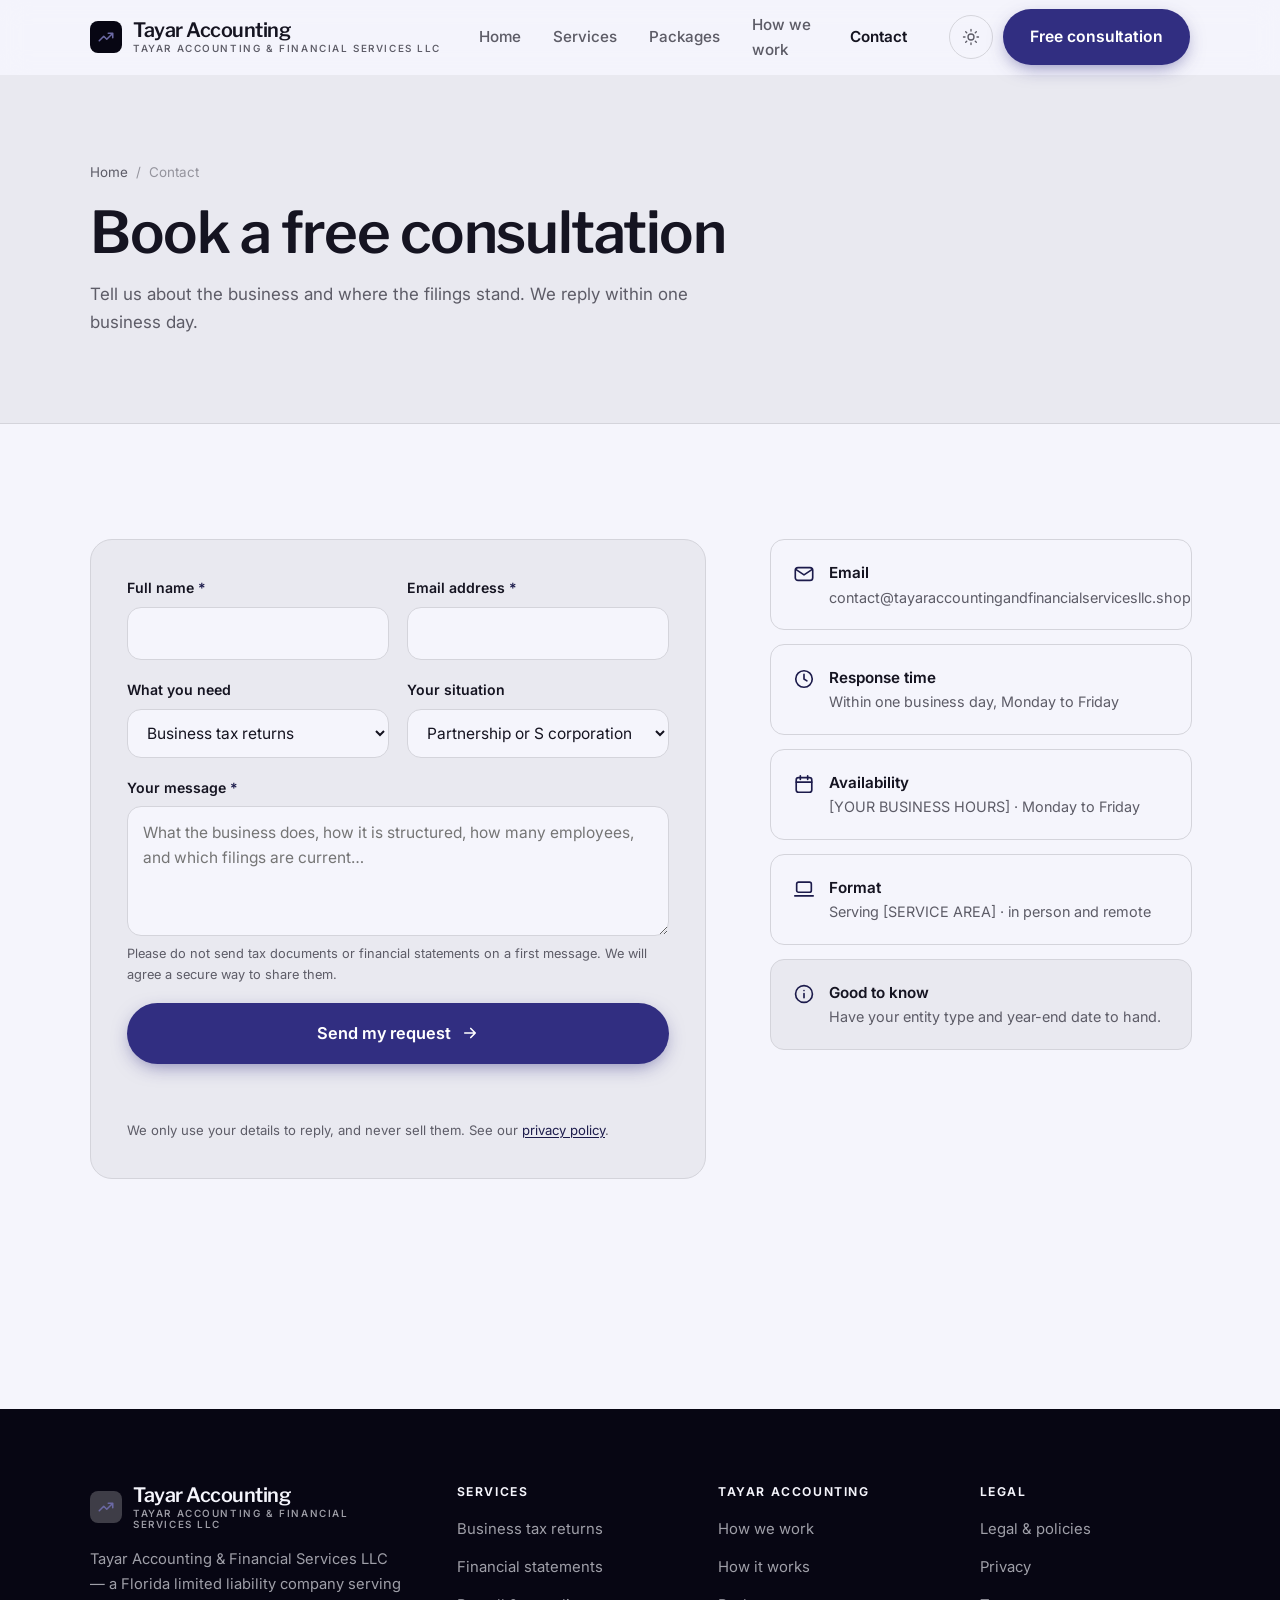
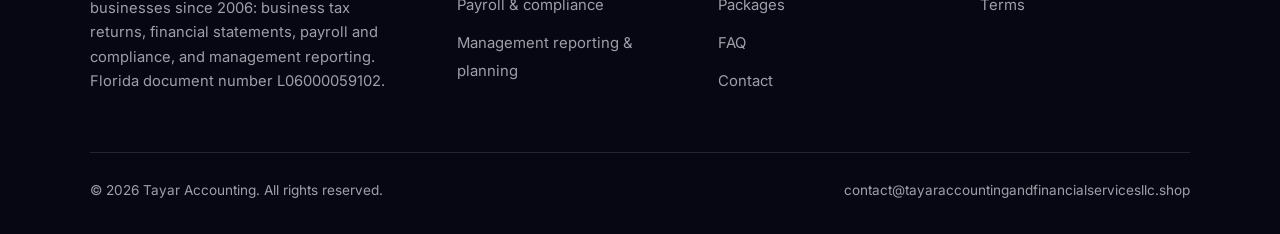
<file: contact.html>
<!DOCTYPE html>
<html lang="en" class="no-js">
<head>
<meta charset="utf-8">
<meta name="viewport" content="width=device-width, initial-scale=1">
<title>Contact — Tayar Accounting</title>
<meta name="description" content="Contact Tayar Accounting &amp; Financial Services LLC. We reply within one business day.">
<link rel="canonical" href="https://tayaraccountingandfinancialservicesllc.shop/contact.html">

<meta property="og:type" content="website">
<meta property="og:url" content="https://tayaraccountingandfinancialservicesllc.shop/contact.html">
<meta property="og:site_name" content="Tayar Accounting">
<meta property="og:locale" content="en_US">
<meta property="og:title" content="Contact — Tayar Accounting">
<meta property="og:description" content="Contact Tayar Accounting &amp; Financial Services LLC. We reply within one business day.">
<meta name="theme-color" content="#070613">

<link rel="icon" href="assets/img/favicon.svg" type="image/svg+xml">
<link rel="preconnect" href="https://fonts.googleapis.com">
<link rel="preconnect" href="https://fonts.gstatic.com" crossorigin>
<link rel="stylesheet" href="https://fonts.googleapis.com/css2?family=Libre+Franklin:wght@400..700&family=Inter:wght@400..700&display=swap">
<link rel="stylesheet" href="assets/css/style.css">

<!-- Thème appliqué avant le premier rendu (évite le flash) -->
<script>
document.documentElement.classList.remove('no-js');
(function(){try{var t=localStorage.getItem('site-theme');if(t){document.documentElement.setAttribute('data-theme',t);}}catch(e){}})();
</script>
</head>

<body>
<a class="skip-link" href="#main">Skip to main content</a>

<header class="site-header">
  <nav class="wrap nav" aria-label="Main navigation">
    <a class="brand" href="index.html">
      <svg class="brand__mark" viewBox="0 0 64 64" aria-hidden="true">
        <rect class="bm-bg" width="64" height="64" rx="16"/>
        <g class="bm-ic" transform="translate(14 14) scale(1.5)" fill="none" stroke-width="2.1" stroke-linecap="round" stroke-linejoin="round"><path d="M3 17l6-6 4 4 8-8M15 7h6v6"/></g>
      </svg>
      <span>Tayar Accounting<span class="brand__sub">Tayar Accounting &amp; Financial Services LLC</span></span>
    </a>

    <ul class="nav__links" id="nav-links">
      <li><a href="index.html">Home</a></li>
      <li><a href="programs.html">Services</a></li>
      <li><a href="index.html#pricing">Packages</a></li>
      <li><a href="about.html">How we work</a></li>
      <li><a href="contact.html" aria-current="page">Contact</a></li>
      <li><a class="btn btn--primary" href="contact.html">Free consultation</a></li>
    </ul>

    <div class="nav__cta">
      <button class="theme-toggle" type="button" aria-label="Switch to dark theme">
        <svg class="icon-sun" viewBox="0 0 24 24" fill="none" stroke="currentColor" stroke-width="1.8" stroke-linecap="round" aria-hidden="true"><circle cx="12" cy="12" r="4"/><path d="M12 2v2m0 16v2M2 12h2m16 0h2M4.9 4.9l1.4 1.4m11.4 11.4 1.4 1.4M19.1 4.9l-1.4 1.4M6.3 17.7l-1.4 1.4"/></svg>
        <svg class="icon-moon" viewBox="0 0 24 24" fill="none" stroke="currentColor" stroke-width="1.8" stroke-linecap="round" stroke-linejoin="round" aria-hidden="true"><path d="M21 12.8A9 9 0 1 1 11.2 3a7 7 0 0 0 9.8 9.8z"/></svg>
      </button>
      <a class="btn btn--primary" href="contact.html">Free consultation</a>
      <button class="nav__toggle" type="button" aria-expanded="false" aria-controls="nav-links" aria-label="Open menu">
        <svg class="icon-open" viewBox="0 0 24 24" fill="none" stroke="currentColor" stroke-width="2" stroke-linecap="round" aria-hidden="true"><path d="M3 6h18M3 12h18M3 18h18"/></svg>
        <svg class="icon-close" viewBox="0 0 24 24" fill="none" stroke="currentColor" stroke-width="2" stroke-linecap="round" aria-hidden="true"><path d="M6 6l12 12M18 6L6 18"/></svg>
      </button>
    </div>
  </nav>
</header>

<main id="main">

<section class="page-head">
  <div class="wrap">
    <nav class="breadcrumb" aria-label="Breadcrumb">
      <a href="index.html">Home</a><span>/</span><span aria-current="page">Contact</span>
    </nav>
    <h1>Book a free consultation</h1>
    <p>Tell us about the business and where the filings stand. We reply within one business day.</p>
  </div>
</section>

<section class="section wrap">
  <div class="form-layout">

    <!--
      FORM: the action attribute holds a placeholder id. Create a free form at
      https://formspree.io and replace VOTRE_ID_FORMSPREE. Until then, the button
      opens the visitor's email app with a pre-filled message to contact@tayaraccountingandfinancialservicesllc.shop.
    -->
    <form class="form" id="contact-form" action="https://formspree.io/f/VOTRE_ID_FORMSPREE" method="POST"
          data-email="contact@tayaraccountingandfinancialservicesllc.shop" data-subject="Consultation request"
          data-msg-mail="Your email app will open with the message ready to send." data-msg-sending="Sending…"
          data-msg-ok="Thanks! Your message is on its way. We reply within one business day." data-msg-err="Sending failed. Please email us directly at">
      <div class="form__row">
        <div class="field">
          <label for="nom">Full name <span class="req" aria-hidden="true">*</span></label>
          <input type="text" id="nom" name="nom" autocomplete="name" required>
        </div>
        <div class="field">
          <label for="email">Email address <span class="req" aria-hidden="true">*</span></label>
          <input type="email" id="email" name="email" autocomplete="email" required>
        </div>
      </div>

      <div class="form__row">
        <div class="field">
          <label for="programme">What you need</label>
          <select id="programme" name="programme">
            <option>Business tax returns</option>
            <option>Financial statements</option>
            <option>Payroll &amp; compliance</option>
            <option>Management reporting &amp; planning</option>
            <option>Not sure yet</option>
          </select>
        </div>
        <div class="field">
          <label for="niveau">Your situation</label>
          <select id="niveau" name="niveau">
            <option>Partnership or S corporation</option>
            <option>Corporation</option>
            <option>Behind on filings</option>
            <option>Second opinion</option>
          </select>
        </div>
      </div>

      <div class="field">
        <label for="message">Your message <span class="req" aria-hidden="true">*</span></label>
        <textarea id="message" name="message" required placeholder="What the business does, how it is structured, how many employees, and which filings are current…"></textarea>
        <span class="field__hint">Please do not send tax documents or financial statements on a first message. We will agree a secure way to share them.</span>
      </div>

      <!-- Bot trap: hidden from humans -->
      <div class="visually-hidden" aria-hidden="true">
        <label for="site-web">Leave this field empty</label>
        <input type="text" id="site-web" name="_gotcha" tabindex="-1" autocomplete="off">
      </div>

      <button class="btn btn--primary btn--lg" type="submit">Send my request <svg viewBox="0 0 24 24" fill="none" stroke="currentColor" stroke-width="2.2" stroke-linecap="round" stroke-linejoin="round" aria-hidden="true"><path d="M5 12h14M13 6l6 6-6 6"/></svg></button>

      <p id="form-status" class="form__status" role="status" aria-live="polite"></p>

      <p class="form__note">
        We only use your details to reply, and never sell them. See our <a href="legal.html#privacy">privacy policy</a>.
      </p>
    </form>

    <aside class="contact-aside">
      <div class="contact-card">
        <svg viewBox="0 0 24 24" fill="none" stroke="currentColor" stroke-width="1.8" stroke-linecap="round" stroke-linejoin="round" aria-hidden="true"><rect x="2.5" y="5" width="19" height="14" rx="3"/><path d="M3 7l9 6 9-6"/></svg>
        <div><b>Email</b><a href="mailto:contact@tayaraccountingandfinancialservicesllc.shop">contact@tayaraccountingandfinancialservicesllc.shop</a></div>
      </div>
      <div class="contact-card">
        <svg viewBox="0 0 24 24" fill="none" stroke="currentColor" stroke-width="1.8" stroke-linecap="round" stroke-linejoin="round" aria-hidden="true"><circle cx="12" cy="12" r="9"/><path d="M12 7v5l3.2 2"/></svg>
        <div><b>Response time</b><span>Within one business day, Monday to Friday</span></div>
      </div>
      <div class="contact-card">
        <svg viewBox="0 0 24 24" fill="none" stroke="currentColor" stroke-width="1.8" stroke-linecap="round" stroke-linejoin="round" aria-hidden="true"><rect x="3.5" y="5" width="17" height="16" rx="2.5"/><path d="M8 3v4M16 3v4M3.5 10h17"/></svg>
        <div><b>Availability</b><span>[YOUR BUSINESS HOURS] · Monday to Friday</span></div>
      </div>
      <div class="contact-card">
        <svg viewBox="0 0 24 24" fill="none" stroke="currentColor" stroke-width="1.8" stroke-linecap="round" stroke-linejoin="round" aria-hidden="true"><rect x="4" y="4.5" width="16" height="11" rx="2"/><path d="M2 19.5h20"/></svg>
        <div><b>Format</b><span>Serving [SERVICE AREA] · in person and remote</span></div>
      </div>
      <div class="contact-card contact-card--soft">
        <svg viewBox="0 0 24 24" fill="none" stroke="currentColor" stroke-width="1.8" stroke-linecap="round" stroke-linejoin="round" aria-hidden="true"><circle cx="12" cy="12" r="9.2"/><path d="M12 16v-4.5M12 8.2v.1"/></svg>
        <div><b>Good to know</b><span>Have your entity type and year-end date to hand.</span></div>
      </div>
    </aside>

  </div>
</section>

</main>

<footer class="site-footer">
  <div class="wrap">
    <div class="footer__grid">
      <div class="footer__brand">
        <a class="brand" href="index.html">
          <svg class="brand__mark" viewBox="0 0 64 64" aria-hidden="true">
        <rect class="bm-bg" width="64" height="64" rx="16"/>
        <g class="bm-ic" transform="translate(14 14) scale(1.5)" fill="none" stroke-width="2.1" stroke-linecap="round" stroke-linejoin="round"><path d="M3 17l6-6 4 4 8-8M15 7h6v6"/></g>
      </svg>
          <span>Tayar Accounting<span class="brand__sub">Tayar Accounting &amp; Financial Services LLC</span></span>
        </a>
        <p>Tayar Accounting &amp; Financial Services LLC — a Florida limited liability company serving businesses since 2006: business tax returns, financial statements, payroll and compliance, and management reporting. Florida document number L06000059102.</p>
      </div>

      <div class="footer__col">
        <h4>Services</h4>
        <ul>
          <li><a href="programs.html#tax">Business tax returns</a></li>
          <li><a href="programs.html#statements">Financial statements</a></li>
          <li><a href="programs.html#payroll">Payroll &amp; compliance</a></li>
          <li><a href="programs.html#advisory">Management reporting &amp; planning</a></li>
        </ul>
      </div>

      <div class="footer__col">
        <h4>Tayar Accounting</h4>
        <ul>
          <li><a href="about.html">How we work</a></li>
          <li><a href="index.html#how-it-works">How it works</a></li>
          <li><a href="index.html#pricing">Packages</a></li>
          <li><a href="index.html#faq">FAQ</a></li>
          <li><a href="contact.html">Contact</a></li>
        </ul>
      </div>

      <div class="footer__col">
        <h4>Legal</h4>
        <ul>
          <li><a href="legal.html">Legal &amp; policies</a></li>
          <li><a href="legal.html#privacy">Privacy</a></li>
          <li><a href="legal.html#terms">Terms</a></li>
        </ul>
      </div>
    </div>

    <div class="footer__bottom">
      <p>© <span data-year>2026</span> Tayar Accounting. All rights reserved.</p>
      <p><a href="mailto:contact@tayaraccountingandfinancialservicesllc.shop">contact@tayaraccountingandfinancialservicesllc.shop</a></p>
    </div>
  </div>
</footer>

<script src="assets/js/main.js" defer></script>
</body>
</html>
</file>
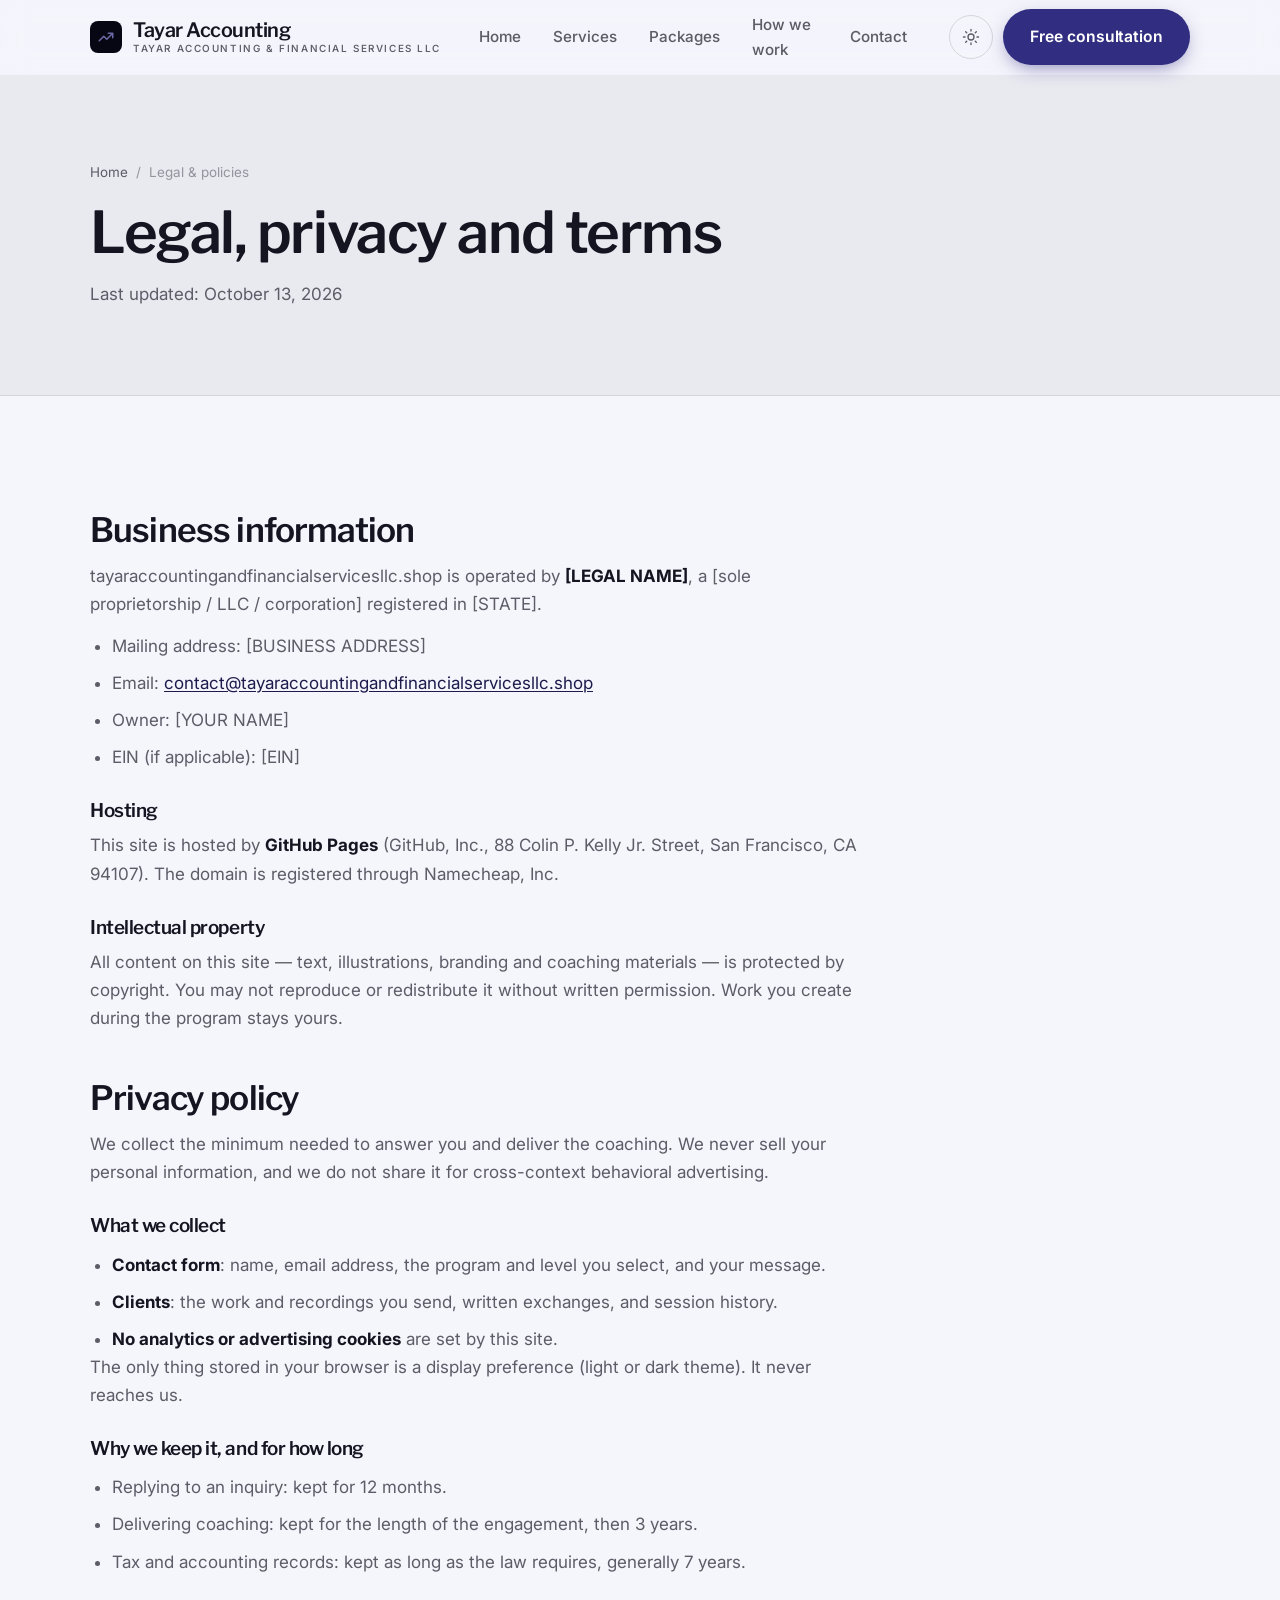
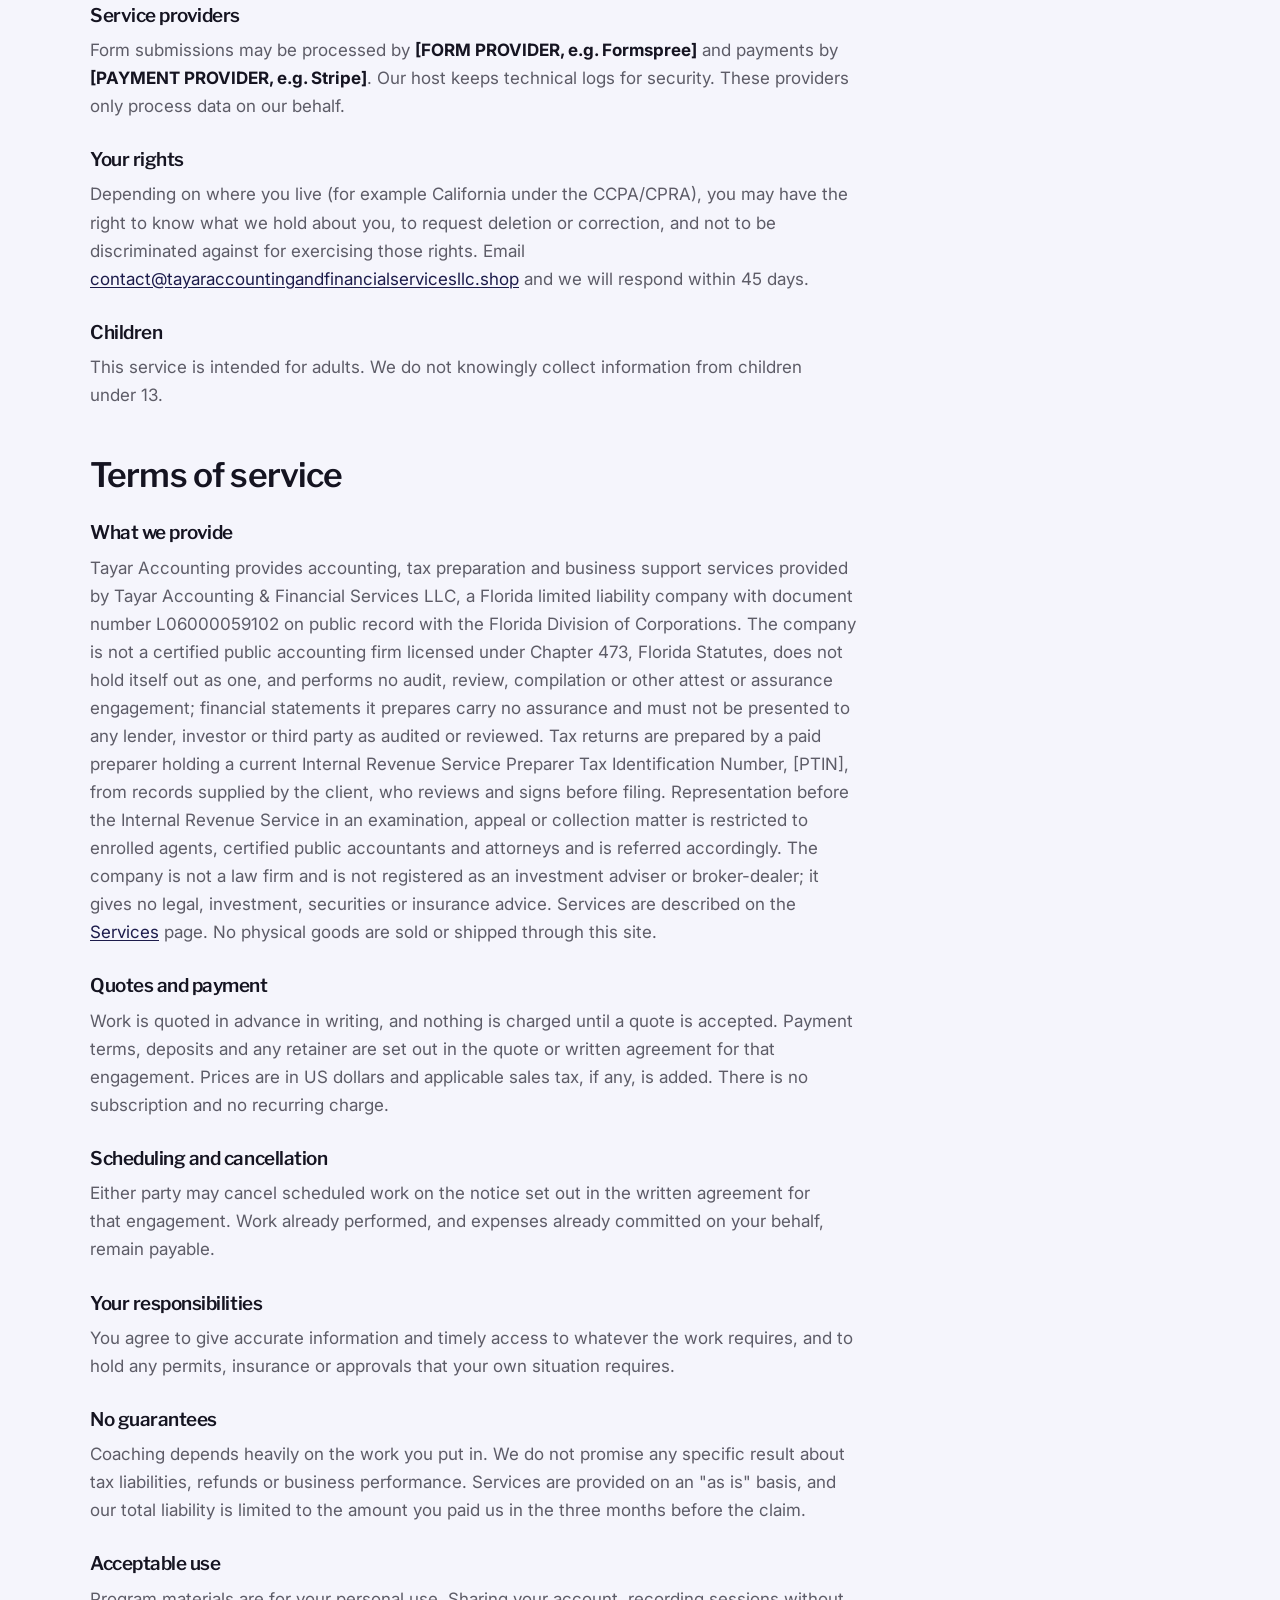
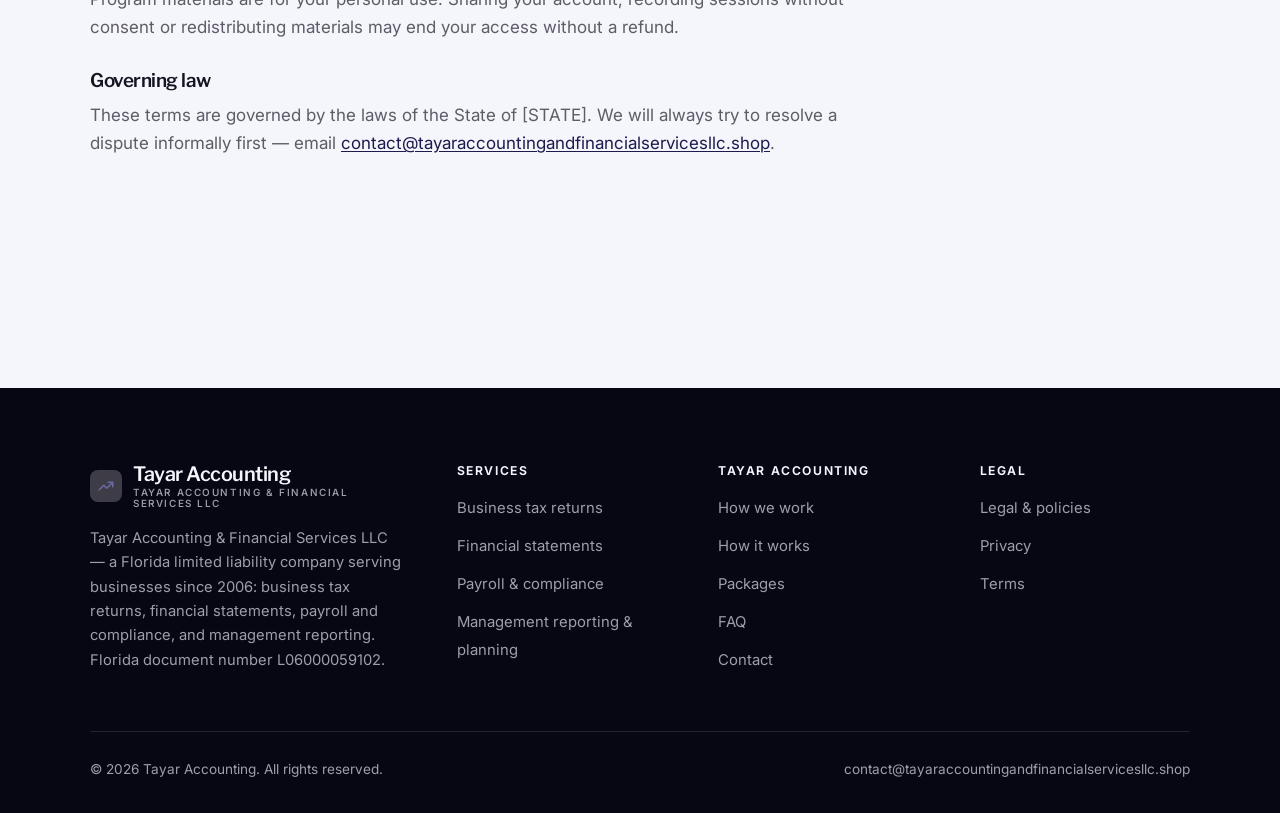
<file: legal.html>
<!DOCTYPE html>
<html lang="en" class="no-js">
<head>
<meta charset="utf-8">
<meta name="viewport" content="width=device-width, initial-scale=1">
<title>Legal, privacy and terms — Tayar Accounting</title>
<meta name="description" content="Business information, privacy policy and terms of service for Tayar Accounting.">
<meta name="robots" content="noindex">

<meta property="og:type" content="website">
<meta property="og:url" content="https://tayaraccountingandfinancialservicesllc.shop/legal.html">
<meta property="og:site_name" content="Tayar Accounting">
<meta property="og:locale" content="en_US">
<meta property="og:title" content="Legal, privacy and terms — Tayar Accounting">
<meta property="og:description" content="Business information, privacy policy and terms of service for Tayar Accounting.">
<meta name="theme-color" content="#070613">

<link rel="icon" href="assets/img/favicon.svg" type="image/svg+xml">
<link rel="preconnect" href="https://fonts.googleapis.com">
<link rel="preconnect" href="https://fonts.gstatic.com" crossorigin>
<link rel="stylesheet" href="https://fonts.googleapis.com/css2?family=Libre+Franklin:wght@400..700&family=Inter:wght@400..700&display=swap">
<link rel="stylesheet" href="assets/css/style.css">

<!-- Thème appliqué avant le premier rendu (évite le flash) -->
<script>
document.documentElement.classList.remove('no-js');
(function(){try{var t=localStorage.getItem('site-theme');if(t){document.documentElement.setAttribute('data-theme',t);}}catch(e){}})();
</script>
</head>

<body>
<a class="skip-link" href="#main">Skip to main content</a>

<header class="site-header">
  <nav class="wrap nav" aria-label="Main navigation">
    <a class="brand" href="index.html">
      <svg class="brand__mark" viewBox="0 0 64 64" aria-hidden="true">
        <rect class="bm-bg" width="64" height="64" rx="16"/>
        <g class="bm-ic" transform="translate(14 14) scale(1.5)" fill="none" stroke-width="2.1" stroke-linecap="round" stroke-linejoin="round"><path d="M3 17l6-6 4 4 8-8M15 7h6v6"/></g>
      </svg>
      <span>Tayar Accounting<span class="brand__sub">Tayar Accounting &amp; Financial Services LLC</span></span>
    </a>

    <ul class="nav__links" id="nav-links">
      <li><a href="index.html">Home</a></li>
      <li><a href="programs.html">Services</a></li>
      <li><a href="index.html#pricing">Packages</a></li>
      <li><a href="about.html">How we work</a></li>
      <li><a href="contact.html">Contact</a></li>
      <li><a class="btn btn--primary" href="contact.html">Free consultation</a></li>
    </ul>

    <div class="nav__cta">
      <button class="theme-toggle" type="button" aria-label="Switch to dark theme">
        <svg class="icon-sun" viewBox="0 0 24 24" fill="none" stroke="currentColor" stroke-width="1.8" stroke-linecap="round" aria-hidden="true"><circle cx="12" cy="12" r="4"/><path d="M12 2v2m0 16v2M2 12h2m16 0h2M4.9 4.9l1.4 1.4m11.4 11.4 1.4 1.4M19.1 4.9l-1.4 1.4M6.3 17.7l-1.4 1.4"/></svg>
        <svg class="icon-moon" viewBox="0 0 24 24" fill="none" stroke="currentColor" stroke-width="1.8" stroke-linecap="round" stroke-linejoin="round" aria-hidden="true"><path d="M21 12.8A9 9 0 1 1 11.2 3a7 7 0 0 0 9.8 9.8z"/></svg>
      </button>
      <a class="btn btn--primary" href="contact.html">Free consultation</a>
      <button class="nav__toggle" type="button" aria-expanded="false" aria-controls="nav-links" aria-label="Open menu">
        <svg class="icon-open" viewBox="0 0 24 24" fill="none" stroke="currentColor" stroke-width="2" stroke-linecap="round" aria-hidden="true"><path d="M3 6h18M3 12h18M3 18h18"/></svg>
        <svg class="icon-close" viewBox="0 0 24 24" fill="none" stroke="currentColor" stroke-width="2" stroke-linecap="round" aria-hidden="true"><path d="M6 6l12 12M18 6L6 18"/></svg>
      </button>
    </div>
  </nav>
</header>

<main id="main">

<section class="page-head">
  <div class="wrap">
    <nav class="breadcrumb" aria-label="Breadcrumb">
      <a href="index.html">Home</a><span>/</span><span aria-current="page">Legal &amp; policies</span>
    </nav>
    <h1>Legal, privacy and terms</h1>
    <p>Last updated: <time datetime="2026-10-13">October 13, 2026</time></p>
  </div>
</section>

<section class="section wrap">
  <div class="prose">

    <!--
      TO DO: this is a skeleton, not legal advice. Replace every [BRACKET] with
      your real details before selling, and have a lawyer review it if you can.
      Consumer protection rules differ by state.
    -->

    <h2 id="business">Business information</h2>
    <p>
      tayaraccountingandfinancialservicesllc.shop is operated by <strong>[LEGAL NAME]</strong>, a [sole proprietorship / LLC / corporation]
      registered in [STATE].
    </p>
    <ul>
      <li>Mailing address: [BUSINESS ADDRESS]</li>
      <li>Email: <a href="mailto:contact@tayaraccountingandfinancialservicesllc.shop">contact@tayaraccountingandfinancialservicesllc.shop</a></li>
      <li>Owner: [YOUR NAME]</li>
      <li>EIN (if applicable): [EIN]</li>
    </ul>

    <h3>Hosting</h3>
    <p>
      This site is hosted by <strong>GitHub Pages</strong> (GitHub, Inc., 88 Colin P. Kelly Jr. Street,
      San Francisco, CA 94107). The domain is registered through Namecheap, Inc.
    </p>

    <h3>Intellectual property</h3>
    <p>
      All content on this site — text, illustrations, branding and coaching materials — is protected by
      copyright. You may not reproduce or redistribute it without written permission. Work you create during
      the program stays yours.
    </p>

    <h2 id="privacy">Privacy policy</h2>
    <p>
      We collect the minimum needed to answer you and deliver the coaching. We never sell your personal
      information, and we do not share it for cross-context behavioral advertising.
    </p>
    <h3>What we collect</h3>
    <ul>
      <li><strong>Contact form</strong>: name, email address, the program and level you select, and your message.</li>
      <li><strong>Clients</strong>: the work and recordings you send, written exchanges, and session history.</li>
      <li><strong>No analytics or advertising cookies</strong> are set by this site.</li>
    </ul>
    <p>
      The only thing stored in your browser is a display preference (light or dark theme). It never reaches us.
    </p>
    <h3>Why we keep it, and for how long</h3>
    <ul>
      <li>Replying to an inquiry: kept for 12 months.</li>
      <li>Delivering coaching: kept for the length of the engagement, then 3 years.</li>
      <li>Tax and accounting records: kept as long as the law requires, generally 7 years.</li>
    </ul>
    <h3>Service providers</h3>
    <p>
      Form submissions may be processed by <strong>[FORM PROVIDER, e.g. Formspree]</strong> and payments by
      <strong>[PAYMENT PROVIDER, e.g. Stripe]</strong>. Our host keeps technical logs for security. These
      providers only process data on our behalf.
    </p>
    <h3>Your rights</h3>
    <p>
      Depending on where you live (for example California under the CCPA/CPRA), you may have the right to
      know what we hold about you, to request deletion or correction, and not to be discriminated against for
      exercising those rights. Email <a href="mailto:contact@tayaraccountingandfinancialservicesllc.shop">contact@tayaraccountingandfinancialservicesllc.shop</a> and we will respond within 45 days.
    </p>
    <h3>Children</h3>
    <p>
      This service is intended for adults. We do not knowingly collect information from children under 13.
    </p>

    <h2 id="terms">Terms of service</h2>
    <h3>What we provide</h3>
    <p>
      Tayar Accounting provides accounting, tax preparation and business support services provided by Tayar Accounting &amp; Financial Services LLC, a Florida limited liability company with document number L06000059102 on public record with the Florida Division of Corporations. The company is not a certified public accounting firm licensed under Chapter 473, Florida Statutes, does not hold itself out as one, and performs no audit, review, compilation or other attest or assurance engagement; financial statements it prepares carry no assurance and must not be presented to any lender, investor or third party as audited or reviewed. Tax returns are prepared by a paid preparer holding a current Internal Revenue Service Preparer Tax Identification Number, [PTIN], from records supplied by the client, who reviews and signs before filing. Representation before the Internal Revenue Service in an examination, appeal or collection matter is restricted to enrolled agents, certified public accountants and attorneys and is referred accordingly. The company is not a law firm and is not registered as an investment adviser or broker-dealer; it gives no legal, investment, securities or insurance advice. Services are described on the
      <a href="programs.html">Services</a> page. No physical goods are sold or shipped through this site.
    </p>
    <h3>Quotes and payment</h3>
    <p>
      Work is quoted in advance in writing, and nothing is charged until a quote is accepted. Payment terms,
      deposits and any retainer are set out in the quote or written agreement for that engagement. Prices are in
      US dollars and applicable sales tax, if any, is added. There is no subscription and no recurring charge.
    </p>
    <h3>Scheduling and cancellation</h3>
    <p>
      Either party may cancel scheduled work on the notice set out in the written agreement for that engagement.
      Work already performed, and expenses already committed on your behalf, remain payable.
    </p>
    <h3>Your responsibilities</h3>
    <p>
      You agree to give accurate information and timely access to whatever the work requires, and to hold any
      permits, insurance or approvals that your own situation requires.
    </p>

    <h3>No guarantees</h3>
    <p>
      Coaching depends heavily on the work you put in. We do not promise any specific result
      about tax liabilities, refunds or business performance. Services are provided on an "as is" basis, and our total
      liability is limited to the amount you paid us in the three months before the claim.
    </p>
    <h3>Acceptable use</h3>
    <p>
      Program materials are for your personal use. Sharing your account, recording sessions without consent
      or redistributing materials may end your access without a refund.
    </p>
    <h3>Governing law</h3>
    <p>
      These terms are governed by the laws of the State of [STATE]. We will always try to resolve a dispute
      informally first — email <a href="mailto:contact@tayaraccountingandfinancialservicesllc.shop">contact@tayaraccountingandfinancialservicesllc.shop</a>.
    </p>

  </div>
</section>

</main>

<footer class="site-footer">
  <div class="wrap">
    <div class="footer__grid">
      <div class="footer__brand">
        <a class="brand" href="index.html">
          <svg class="brand__mark" viewBox="0 0 64 64" aria-hidden="true">
        <rect class="bm-bg" width="64" height="64" rx="16"/>
        <g class="bm-ic" transform="translate(14 14) scale(1.5)" fill="none" stroke-width="2.1" stroke-linecap="round" stroke-linejoin="round"><path d="M3 17l6-6 4 4 8-8M15 7h6v6"/></g>
      </svg>
          <span>Tayar Accounting<span class="brand__sub">Tayar Accounting &amp; Financial Services LLC</span></span>
        </a>
        <p>Tayar Accounting &amp; Financial Services LLC — a Florida limited liability company serving businesses since 2006: business tax returns, financial statements, payroll and compliance, and management reporting. Florida document number L06000059102.</p>
      </div>

      <div class="footer__col">
        <h4>Services</h4>
        <ul>
          <li><a href="programs.html#tax">Business tax returns</a></li>
          <li><a href="programs.html#statements">Financial statements</a></li>
          <li><a href="programs.html#payroll">Payroll &amp; compliance</a></li>
          <li><a href="programs.html#advisory">Management reporting &amp; planning</a></li>
        </ul>
      </div>

      <div class="footer__col">
        <h4>Tayar Accounting</h4>
        <ul>
          <li><a href="about.html">How we work</a></li>
          <li><a href="index.html#how-it-works">How it works</a></li>
          <li><a href="index.html#pricing">Packages</a></li>
          <li><a href="index.html#faq">FAQ</a></li>
          <li><a href="contact.html">Contact</a></li>
        </ul>
      </div>

      <div class="footer__col">
        <h4>Legal</h4>
        <ul>
          <li><a href="legal.html">Legal &amp; policies</a></li>
          <li><a href="legal.html#privacy">Privacy</a></li>
          <li><a href="legal.html#terms">Terms</a></li>
        </ul>
      </div>
    </div>

    <div class="footer__bottom">
      <p>© <span data-year>2026</span> Tayar Accounting. All rights reserved.</p>
      <p><a href="mailto:contact@tayaraccountingandfinancialservicesllc.shop">contact@tayaraccountingandfinancialservicesllc.shop</a></p>
    </div>
  </div>
</footer>

<script src="assets/js/main.js" defer></script>
</body>
</html>
</file>
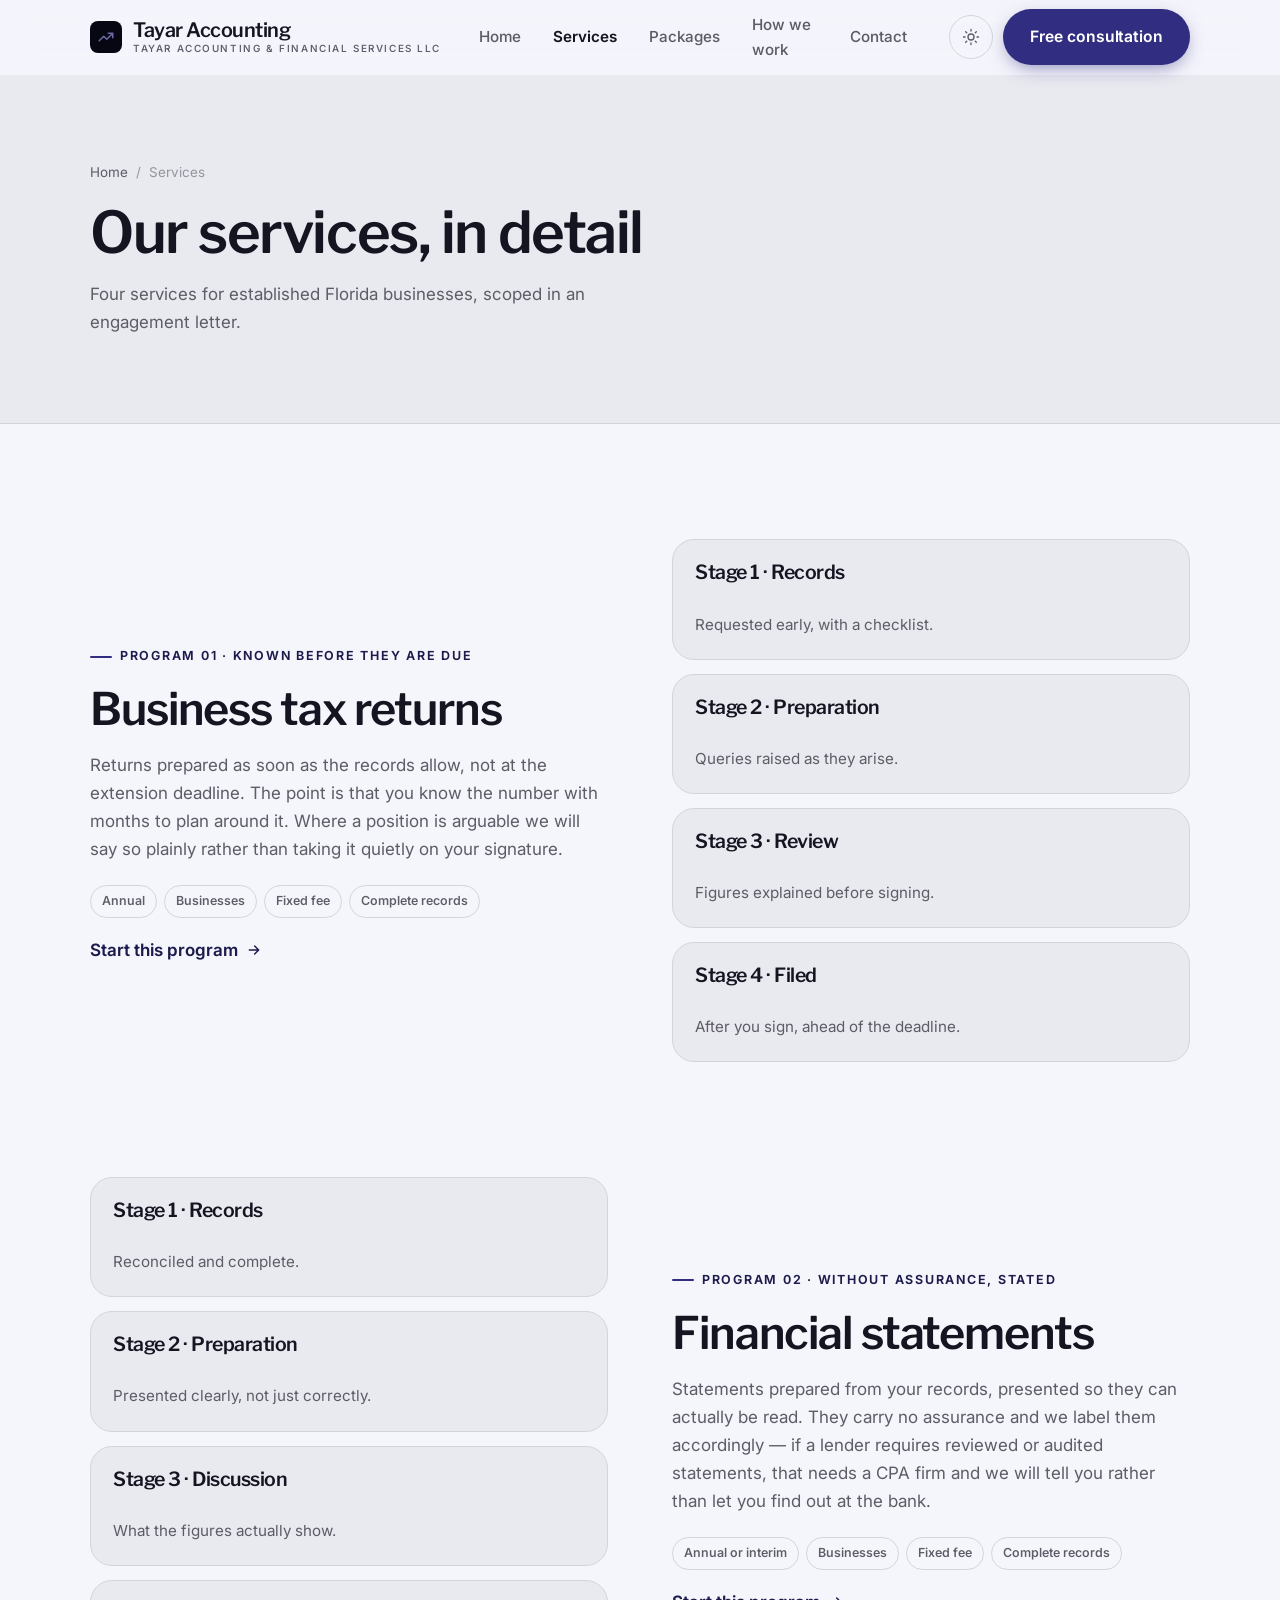
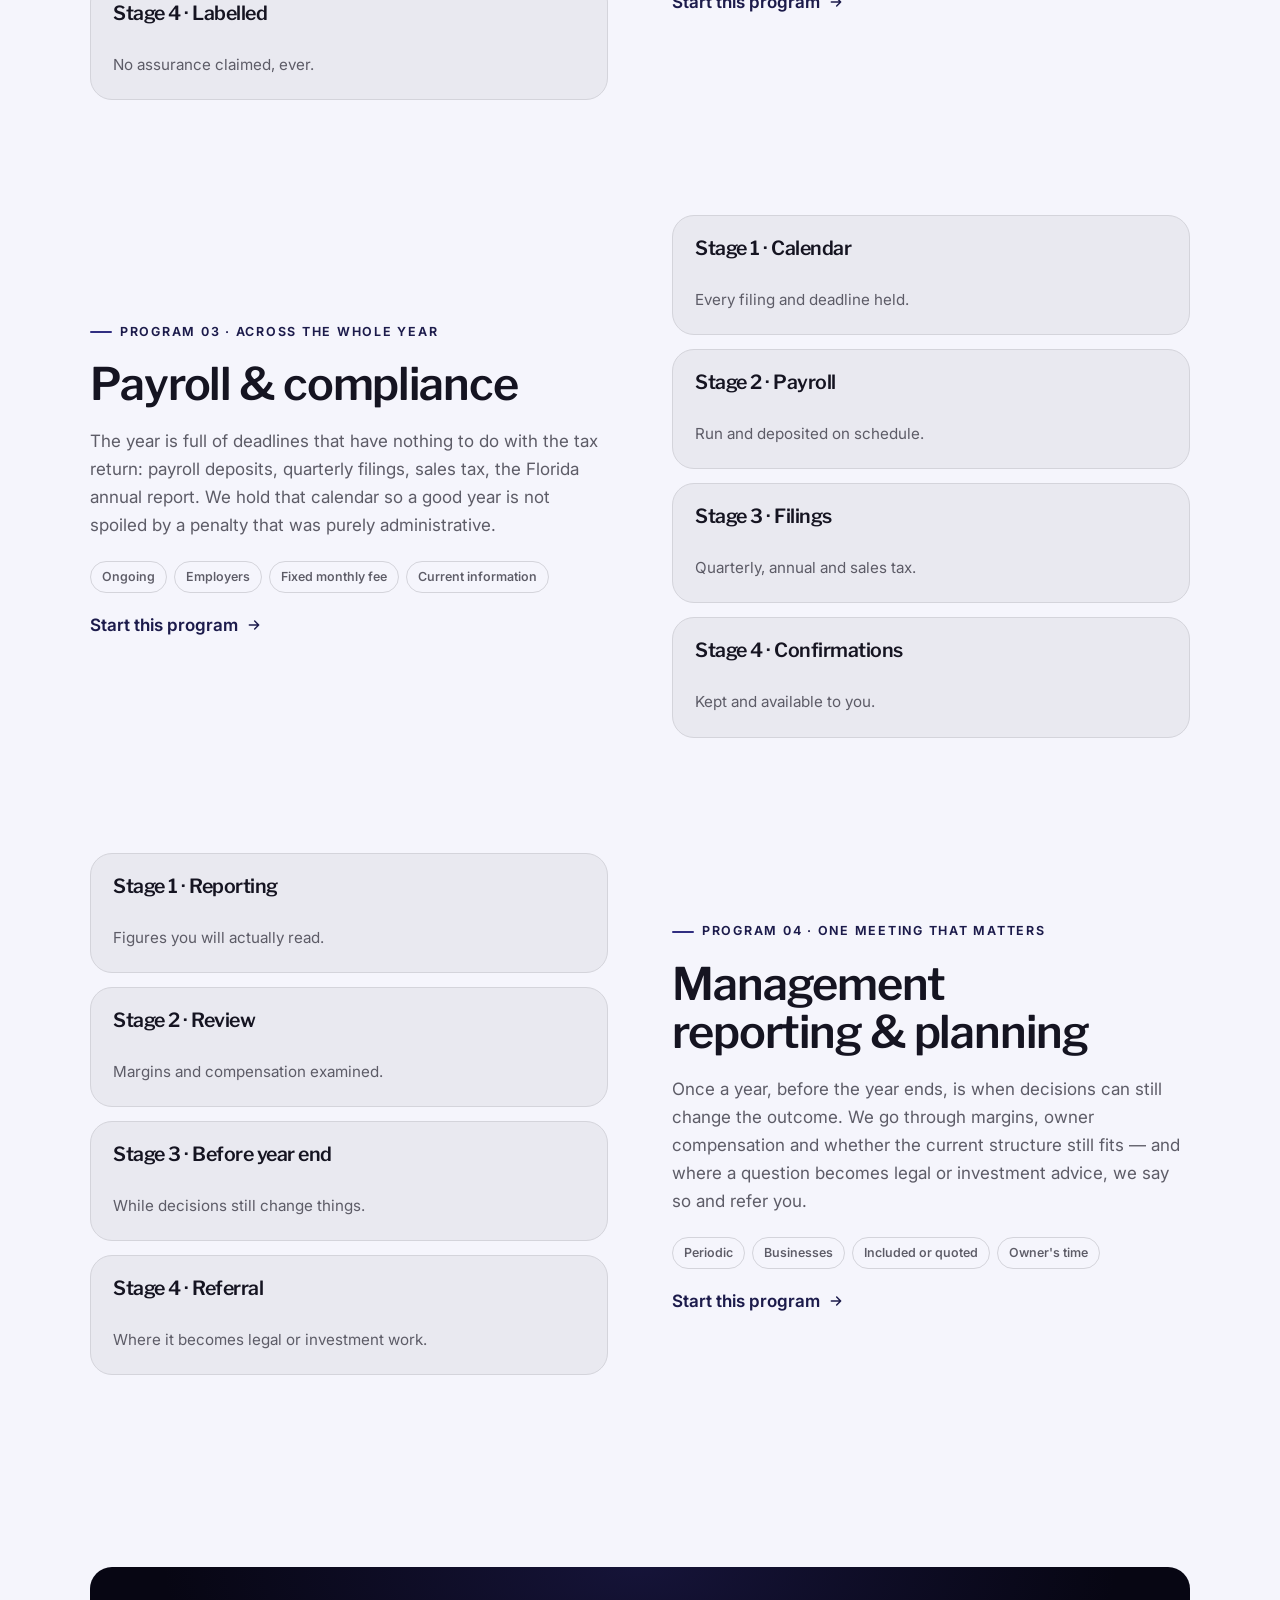
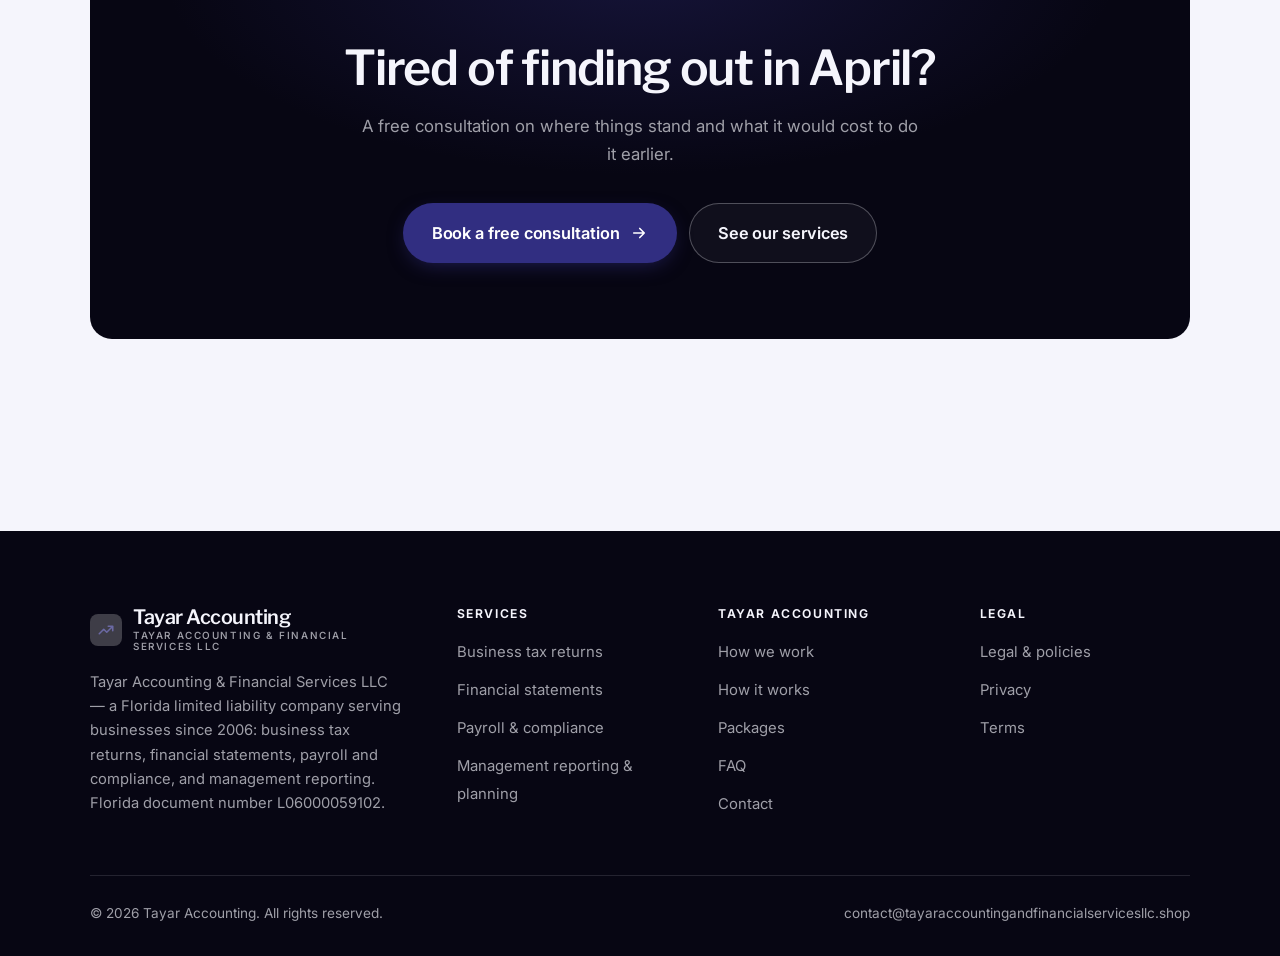
<file: programs.html>
<!DOCTYPE html>
<html lang="en" class="no-js">
<head>
<meta charset="utf-8">
<meta name="viewport" content="width=device-width, initial-scale=1">
<title>Services — Tayar Accounting</title>
<meta name="description" content="Services of Tayar Accounting &amp; Financial Services LLC: business tax returns, financial statements, payroll and compliance, and management reporting and planning.">
<link rel="canonical" href="https://tayaraccountingandfinancialservicesllc.shop/programs.html">

<meta property="og:type" content="website">
<meta property="og:url" content="https://tayaraccountingandfinancialservicesllc.shop/programs.html">
<meta property="og:site_name" content="Tayar Accounting">
<meta property="og:locale" content="en_US">
<meta property="og:title" content="Services — Tayar Accounting">
<meta property="og:description" content="Services of Tayar Accounting &amp; Financial Services LLC: business tax returns, financial statements, payroll and compliance, and management reporting and planning.">
<meta name="theme-color" content="#070613">

<link rel="icon" href="assets/img/favicon.svg" type="image/svg+xml">
<link rel="preconnect" href="https://fonts.googleapis.com">
<link rel="preconnect" href="https://fonts.gstatic.com" crossorigin>
<link rel="stylesheet" href="https://fonts.googleapis.com/css2?family=Libre+Franklin:wght@400..700&family=Inter:wght@400..700&display=swap">
<link rel="stylesheet" href="assets/css/style.css">

<!-- Thème appliqué avant le premier rendu (évite le flash) -->
<script>
document.documentElement.classList.remove('no-js');
(function(){try{var t=localStorage.getItem('site-theme');if(t){document.documentElement.setAttribute('data-theme',t);}}catch(e){}})();
</script>
</head>

<body>
<a class="skip-link" href="#main">Skip to main content</a>

<header class="site-header">
  <nav class="wrap nav" aria-label="Main navigation">
    <a class="brand" href="index.html">
      <svg class="brand__mark" viewBox="0 0 64 64" aria-hidden="true">
        <rect class="bm-bg" width="64" height="64" rx="16"/>
        <g class="bm-ic" transform="translate(14 14) scale(1.5)" fill="none" stroke-width="2.1" stroke-linecap="round" stroke-linejoin="round"><path d="M3 17l6-6 4 4 8-8M15 7h6v6"/></g>
      </svg>
      <span>Tayar Accounting<span class="brand__sub">Tayar Accounting &amp; Financial Services LLC</span></span>
    </a>

    <ul class="nav__links" id="nav-links">
      <li><a href="index.html">Home</a></li>
      <li><a href="programs.html" aria-current="page">Services</a></li>
      <li><a href="index.html#pricing">Packages</a></li>
      <li><a href="about.html">How we work</a></li>
      <li><a href="contact.html">Contact</a></li>
      <li><a class="btn btn--primary" href="contact.html">Free consultation</a></li>
    </ul>

    <div class="nav__cta">
      <button class="theme-toggle" type="button" aria-label="Switch to dark theme">
        <svg class="icon-sun" viewBox="0 0 24 24" fill="none" stroke="currentColor" stroke-width="1.8" stroke-linecap="round" aria-hidden="true"><circle cx="12" cy="12" r="4"/><path d="M12 2v2m0 16v2M2 12h2m16 0h2M4.9 4.9l1.4 1.4m11.4 11.4 1.4 1.4M19.1 4.9l-1.4 1.4M6.3 17.7l-1.4 1.4"/></svg>
        <svg class="icon-moon" viewBox="0 0 24 24" fill="none" stroke="currentColor" stroke-width="1.8" stroke-linecap="round" stroke-linejoin="round" aria-hidden="true"><path d="M21 12.8A9 9 0 1 1 11.2 3a7 7 0 0 0 9.8 9.8z"/></svg>
      </button>
      <a class="btn btn--primary" href="contact.html">Free consultation</a>
      <button class="nav__toggle" type="button" aria-expanded="false" aria-controls="nav-links" aria-label="Open menu">
        <svg class="icon-open" viewBox="0 0 24 24" fill="none" stroke="currentColor" stroke-width="2" stroke-linecap="round" aria-hidden="true"><path d="M3 6h18M3 12h18M3 18h18"/></svg>
        <svg class="icon-close" viewBox="0 0 24 24" fill="none" stroke="currentColor" stroke-width="2" stroke-linecap="round" aria-hidden="true"><path d="M6 6l12 12M18 6L6 18"/></svg>
      </button>
    </div>
  </nav>
</header>

<main id="main">

<section class="page-head">
  <div class="wrap">
    <nav class="breadcrumb" aria-label="Breadcrumb">
      <a href="index.html">Home</a><span>/</span><span aria-current="page">Services</span>
    </nav>
    <h1>Our services, in detail</h1>
    <p>Four services for established Florida businesses, scoped in an engagement letter.</p>
  </div>
</section>

<section class="section wrap" id="tax">
  <div class="split reveal">
    <div>
      <span class="eyebrow">Program 01 · Known before they are due</span>
      <h2>Business tax returns</h2>
      <p>Returns prepared as soon as the records allow, not at the extension deadline. The point is that you know the number with months to plan around it. Where a position is arguable we will say so plainly rather than taking it quietly on your signature.</p>
      <ul class="tags"><li>Annual</li><li>Businesses</li><li>Fixed fee</li><li>Complete records</li></ul>
      <p><a class="arrow-link" href="contact.html">Start this program <svg viewBox="0 0 24 24" fill="none" stroke="currentColor" stroke-width="2.2" stroke-linecap="round" stroke-linejoin="round" aria-hidden="true"><path d="M5 12h14M13 6l6 6-6 6"/></svg></a></p>
    </div>
    <div class="grid grid--2 grid--tight">
      <article class="card card--sm">
        <h3>Stage 1 · Records</h3>
        <p>Requested early, with a checklist.</p>
      </article>
      <article class="card card--sm">
        <h3>Stage 2 · Preparation</h3>
        <p>Queries raised as they arise.</p>
      </article>
      <article class="card card--sm">
        <h3>Stage 3 · Review</h3>
        <p>Figures explained before signing.</p>
      </article>
      <article class="card card--sm">
        <h3>Stage 4 · Filed</h3>
        <p>After you sign, ahead of the deadline.</p>
      </article>
    </div>
  </div>
</section>

<section class="section section--flush wrap" id="statements">
  <div class="split reveal">
    <div class="grid grid--2 grid--tight">
      <article class="card card--sm">
        <h3>Stage 1 · Records</h3>
        <p>Reconciled and complete.</p>
      </article>
      <article class="card card--sm">
        <h3>Stage 2 · Preparation</h3>
        <p>Presented clearly, not just correctly.</p>
      </article>
      <article class="card card--sm">
        <h3>Stage 3 · Discussion</h3>
        <p>What the figures actually show.</p>
      </article>
      <article class="card card--sm">
        <h3>Stage 4 · Labelled</h3>
        <p>No assurance claimed, ever.</p>
      </article>
    </div>
    <div>
      <span class="eyebrow">Program 02 · Without assurance, stated</span>
      <h2>Financial statements</h2>
      <p>Statements prepared from your records, presented so they can actually be read. They carry no assurance and we label them accordingly — if a lender requires reviewed or audited statements, that needs a CPA firm and we will tell you rather than let you find out at the bank.</p>
      <ul class="tags"><li>Annual or interim</li><li>Businesses</li><li>Fixed fee</li><li>Complete records</li></ul>
      <p><a class="arrow-link" href="contact.html">Start this program <svg viewBox="0 0 24 24" fill="none" stroke="currentColor" stroke-width="2.2" stroke-linecap="round" stroke-linejoin="round" aria-hidden="true"><path d="M5 12h14M13 6l6 6-6 6"/></svg></a></p>
    </div>
  </div>
</section>

<section class="section section--flush wrap" id="payroll">
  <div class="split reveal">
    <div>
      <span class="eyebrow">Program 03 · Across the whole year</span>
      <h2>Payroll &amp; compliance</h2>
      <p>The year is full of deadlines that have nothing to do with the tax return: payroll deposits, quarterly filings, sales tax, the Florida annual report. We hold that calendar so a good year is not spoiled by a penalty that was purely administrative.</p>
      <ul class="tags"><li>Ongoing</li><li>Employers</li><li>Fixed monthly fee</li><li>Current information</li></ul>
      <p><a class="arrow-link" href="contact.html">Start this program <svg viewBox="0 0 24 24" fill="none" stroke="currentColor" stroke-width="2.2" stroke-linecap="round" stroke-linejoin="round" aria-hidden="true"><path d="M5 12h14M13 6l6 6-6 6"/></svg></a></p>
    </div>
    <div class="grid grid--2 grid--tight">
      <article class="card card--sm">
        <h3>Stage 1 · Calendar</h3>
        <p>Every filing and deadline held.</p>
      </article>
      <article class="card card--sm">
        <h3>Stage 2 · Payroll</h3>
        <p>Run and deposited on schedule.</p>
      </article>
      <article class="card card--sm">
        <h3>Stage 3 · Filings</h3>
        <p>Quarterly, annual and sales tax.</p>
      </article>
      <article class="card card--sm">
        <h3>Stage 4 · Confirmations</h3>
        <p>Kept and available to you.</p>
      </article>
    </div>
  </div>
</section>

<section class="section section--flush wrap" id="advisory">
  <div class="split reveal">
    <div class="grid grid--2 grid--tight">
      <article class="card card--sm">
        <h3>Stage 1 · Reporting</h3>
        <p>Figures you will actually read.</p>
      </article>
      <article class="card card--sm">
        <h3>Stage 2 · Review</h3>
        <p>Margins and compensation examined.</p>
      </article>
      <article class="card card--sm">
        <h3>Stage 3 · Before year end</h3>
        <p>While decisions still change things.</p>
      </article>
      <article class="card card--sm">
        <h3>Stage 4 · Referral</h3>
        <p>Where it becomes legal or investment work.</p>
      </article>
    </div>
    <div>
      <span class="eyebrow">Program 04 · One meeting that matters</span>
      <h2>Management reporting &amp; planning</h2>
      <p>Once a year, before the year ends, is when decisions can still change the outcome. We go through margins, owner compensation and whether the current structure still fits — and where a question becomes legal or investment advice, we say so and refer you.</p>
      <ul class="tags"><li>Periodic</li><li>Businesses</li><li>Included or quoted</li><li>Owner's time</li></ul>
      <p><a class="arrow-link" href="contact.html">Start this program <svg viewBox="0 0 24 24" fill="none" stroke="currentColor" stroke-width="2.2" stroke-linecap="round" stroke-linejoin="round" aria-hidden="true"><path d="M5 12h14M13 6l6 6-6 6"/></svg></a></p>
    </div>
  </div>
</section>

<section class="wrap section--tight">
  <div class="cta-band reveal">
    <h2>Tired of finding out in April?</h2>
    <p>A free consultation on where things stand and what it would cost to do it earlier.</p>
    <div class="hero__actions">
      <a class="btn btn--primary btn--lg" href="contact.html">Book a free consultation <svg viewBox="0 0 24 24" fill="none" stroke="currentColor" stroke-width="2.2" stroke-linecap="round" stroke-linejoin="round" aria-hidden="true"><path d="M5 12h14M13 6l6 6-6 6"/></svg></a>
      <a class="btn btn--on-dark btn--lg" href="programs.html">See our services</a>
    </div>
  </div>
</section>

</main>

<footer class="site-footer">
  <div class="wrap">
    <div class="footer__grid">
      <div class="footer__brand">
        <a class="brand" href="index.html">
          <svg class="brand__mark" viewBox="0 0 64 64" aria-hidden="true">
        <rect class="bm-bg" width="64" height="64" rx="16"/>
        <g class="bm-ic" transform="translate(14 14) scale(1.5)" fill="none" stroke-width="2.1" stroke-linecap="round" stroke-linejoin="round"><path d="M3 17l6-6 4 4 8-8M15 7h6v6"/></g>
      </svg>
          <span>Tayar Accounting<span class="brand__sub">Tayar Accounting &amp; Financial Services LLC</span></span>
        </a>
        <p>Tayar Accounting &amp; Financial Services LLC — a Florida limited liability company serving businesses since 2006: business tax returns, financial statements, payroll and compliance, and management reporting. Florida document number L06000059102.</p>
      </div>

      <div class="footer__col">
        <h4>Services</h4>
        <ul>
          <li><a href="programs.html#tax">Business tax returns</a></li>
          <li><a href="programs.html#statements">Financial statements</a></li>
          <li><a href="programs.html#payroll">Payroll &amp; compliance</a></li>
          <li><a href="programs.html#advisory">Management reporting &amp; planning</a></li>
        </ul>
      </div>

      <div class="footer__col">
        <h4>Tayar Accounting</h4>
        <ul>
          <li><a href="about.html">How we work</a></li>
          <li><a href="index.html#how-it-works">How it works</a></li>
          <li><a href="index.html#pricing">Packages</a></li>
          <li><a href="index.html#faq">FAQ</a></li>
          <li><a href="contact.html">Contact</a></li>
        </ul>
      </div>

      <div class="footer__col">
        <h4>Legal</h4>
        <ul>
          <li><a href="legal.html">Legal &amp; policies</a></li>
          <li><a href="legal.html#privacy">Privacy</a></li>
          <li><a href="legal.html#terms">Terms</a></li>
        </ul>
      </div>
    </div>

    <div class="footer__bottom">
      <p>© <span data-year>2026</span> Tayar Accounting. All rights reserved.</p>
      <p><a href="mailto:contact@tayaraccountingandfinancialservicesllc.shop">contact@tayaraccountingandfinancialservicesllc.shop</a></p>
    </div>
  </div>
</footer>

<script src="assets/js/main.js" defer></script>
</body>
</html>
</file>
<file: assets/css/style.css>
/* Tayar Accounting — couleurs et polices de la marque.
   Modifier ces valeurs suffit à changer l'identité visuelle de tout le site. */
:root {
  --c-accent:    #312e81;
  --c-on-accent: #ffffff;
  --c-ink:       #070613;
  --c-paper:     #f5f5fc;

  --accent-ink-light: color-mix(in srgb, var(--c-accent) 58%, black);
  --accent-on-dark:   color-mix(in srgb, var(--c-accent) 72%, white);

  --font-display: "Libre Franklin", system-ui, -apple-system, "Segoe UI", sans-serif;
  --font-body: "Inter", system-ui, -apple-system, "Segoe UI", sans-serif;
  --display-weight: 600;
  --display-tracking: -.025em;
}

/* ==========================================================================
   Feuille de style commune aux sites de coaching
   Les couleurs de marque (--c-accent, --c-on-accent, --c-ink, --c-paper) et
   les polices sont définies juste au-dessus, par site. Tout le reste en dérive.
   ========================================================================== */

/* --------------------------------------------------------------------------
   1. Tokens dérivés
   -------------------------------------------------------------------------- */

:root {
  /* Thème clair */
  --paper:      var(--c-paper);
  --paper-2:    color-mix(in srgb, var(--c-paper) 95%, var(--c-ink));
  --paper-3:    color-mix(in srgb, var(--c-paper) 89%, var(--c-ink));
  --line:       color-mix(in srgb, var(--c-paper) 86%, var(--c-ink));
  --text:       color-mix(in srgb, var(--c-ink) 94%, var(--c-paper));
  --muted:      color-mix(in srgb, var(--c-ink) 64%, var(--c-paper));
  --accent:     var(--c-accent);
  --accent-600: color-mix(in srgb, var(--c-accent) 86%, black);
  --accent-ink: var(--accent-ink-light);
  --on-accent:  var(--c-on-accent);
  --ink:        var(--c-ink);
  --ink-soft:   color-mix(in srgb, var(--c-ink) 90%, white);
  --on-ink:     var(--c-paper);
  --on-ink-mut: color-mix(in srgb, var(--c-paper) 64%, var(--c-ink));
  --brand-bg:   var(--c-ink);

  /* Rayons */
  --r-sm: 8px;
  --r-md: 14px;
  --r-lg: 22px;
  --r-full: 999px;

  /* Ombres */
  --sh-1: 0 1px 2px rgba(0, 0, 0, .05), 0 2px 8px rgba(0, 0, 0, .04);
  --sh-2: 0 2px 4px rgba(0, 0, 0, .05), 0 12px 32px rgba(0, 0, 0, .09);
  --sh-3: 0 4px 8px rgba(0, 0, 0, .06), 0 24px 56px rgba(0, 0, 0, .14);

  /* Rythme */
  --gutter: clamp(16px, 4vw, 40px);
  --maxw: 1180px;
  --section-y: clamp(64px, 9vw, 124px);

  --ease: cubic-bezier(.22, .61, .36, 1);
}

/* Thème sombre — suit le système, sauf si l'utilisateur a choisi « clair » */
@media (prefers-color-scheme: dark) {
  :root:not([data-theme="light"]) {
    --paper:      var(--c-ink);
    --paper-2:    color-mix(in srgb, var(--c-ink) 92%, white);
    --paper-3:    color-mix(in srgb, var(--c-ink) 86%, white);
    --line:       color-mix(in srgb, var(--c-ink) 80%, white);
    --text:       color-mix(in srgb, var(--c-paper) 94%, var(--c-ink));
    --muted:      color-mix(in srgb, var(--c-paper) 66%, var(--c-ink));
    --accent-ink: var(--accent-on-dark);
    --ink:        color-mix(in srgb, var(--c-ink) 72%, black);
    --brand-bg:   color-mix(in srgb, var(--c-ink) 80%, white);
    --sh-1: 0 1px 2px rgba(0, 0, 0, .4), 0 2px 8px rgba(0, 0, 0, .3);
    --sh-2: 0 2px 4px rgba(0, 0, 0, .4), 0 12px 32px rgba(0, 0, 0, .45);
    --sh-3: 0 4px 8px rgba(0, 0, 0, .45), 0 24px 56px rgba(0, 0, 0, .55);
  }
}

/* Thème sombre — choix explicite */
:root[data-theme="dark"] {
  --paper:      var(--c-ink);
  --paper-2:    color-mix(in srgb, var(--c-ink) 92%, white);
  --paper-3:    color-mix(in srgb, var(--c-ink) 86%, white);
  --line:       color-mix(in srgb, var(--c-ink) 80%, white);
  --text:       color-mix(in srgb, var(--c-paper) 94%, var(--c-ink));
  --muted:      color-mix(in srgb, var(--c-paper) 66%, var(--c-ink));
  --accent-ink: var(--accent-on-dark);
  --ink:        color-mix(in srgb, var(--c-ink) 72%, black);
  --brand-bg:   color-mix(in srgb, var(--c-ink) 80%, white);
  --sh-1: 0 1px 2px rgba(0, 0, 0, .4), 0 2px 8px rgba(0, 0, 0, .3);
  --sh-2: 0 2px 4px rgba(0, 0, 0, .4), 0 12px 32px rgba(0, 0, 0, .45);
  --sh-3: 0 4px 8px rgba(0, 0, 0, .45), 0 24px 56px rgba(0, 0, 0, .55);
}

/* --------------------------------------------------------------------------
   2. Reset / base
   -------------------------------------------------------------------------- */

*, *::before, *::after { box-sizing: border-box; }

* { margin: 0; }

html {
  -webkit-text-size-adjust: 100%;
  scroll-behavior: smooth;
  scroll-padding-top: 88px;
}

body {
  background: var(--paper);
  color: var(--text);
  font-family: var(--font-body);
  font-size: 17px;
  line-height: 1.65;
  -webkit-font-smoothing: antialiased;
  text-rendering: optimizeLegibility;
  overflow-x: hidden;
}

img, svg, video { display: block; max-width: 100%; height: auto; }

a { color: inherit; text-decoration: none; }

button, input, textarea, select { font: inherit; color: inherit; }

h1, h2, h3, h4 {
  font-family: var(--font-display);
  font-weight: var(--display-weight);
  line-height: 1.08;
  letter-spacing: var(--display-tracking);
  text-wrap: balance;
}

p { text-wrap: pretty; }

:focus-visible {
  outline: 3px solid var(--accent);
  outline-offset: 3px;
  border-radius: 4px;
}

::selection { background: var(--accent); color: var(--on-accent); }

/* --------------------------------------------------------------------------
   3. Utilitaires de mise en page
   -------------------------------------------------------------------------- */

.wrap {
  width: 100%;
  max-width: var(--maxw);
  margin-inline: auto;
  padding-inline: var(--gutter);
}

.section { padding-block: var(--section-y); }
.section--flush { padding-top: 0; }
.section--tight { padding-block: clamp(48px, 6vw, 80px); }

.skip-link {
  position: absolute;
  left: 12px;
  top: -100px;
  z-index: 200;
  background: var(--accent);
  color: var(--on-accent);
  padding: 12px 20px;
  border-radius: var(--r-sm);
  font-weight: 600;
  transition: top .2s var(--ease);
}
.skip-link:focus { top: 12px; }

.eyebrow {
  display: inline-flex;
  align-items: center;
  gap: 8px;
  font-size: .78rem;
  font-weight: 650;
  letter-spacing: .14em;
  text-transform: uppercase;
  color: var(--accent-ink);
  margin-bottom: 18px;
}
.eyebrow::before {
  content: "";
  width: 22px;
  height: 2px;
  background: var(--accent);
  border-radius: 2px;
}

.section-head { max-width: 62ch; margin-bottom: clamp(36px, 5vw, 60px); }
.section-head h2 { font-size: clamp(2rem, 4.4vw, 3.1rem); }
.section-head p {
  margin-top: 18px;
  color: var(--muted);
  font-size: clamp(1rem, 1.6vw, 1.12rem);
  max-width: 58ch;
}

.section-head--center { margin-inline: auto; text-align: center; }
.section-head--center .eyebrow { justify-content: center; }
.section-head--center p { margin-inline: auto; }

/* --------------------------------------------------------------------------
   4. Boutons
   -------------------------------------------------------------------------- */

.btn {
  display: inline-flex;
  align-items: center;
  justify-content: center;
  gap: 10px;
  padding: 14px 26px;
  border: 1px solid transparent;
  border-radius: var(--r-full);
  font-weight: 620;
  font-size: .98rem;
  letter-spacing: -.005em;
  cursor: pointer;
  white-space: nowrap;
  transition: transform .18s var(--ease), background-color .18s var(--ease),
              border-color .18s var(--ease), box-shadow .18s var(--ease), color .18s var(--ease);
}
.btn:hover { transform: translateY(-2px); }
.btn:active { transform: translateY(0); }

.btn--primary {
  background: var(--accent);
  color: var(--on-accent);
  box-shadow: 0 6px 20px -6px color-mix(in srgb, var(--c-accent) 65%, transparent);
}
.btn--primary:hover {
  background: var(--accent-600);
  box-shadow: 0 12px 28px -8px color-mix(in srgb, var(--c-accent) 70%, transparent);
}

.btn--ghost {
  border-color: var(--line);
  background: transparent;
  color: var(--text);
}
.btn--ghost:hover { border-color: var(--accent); color: var(--accent-ink); }

.btn--on-dark {
  border-color: color-mix(in srgb, var(--c-paper) 28%, transparent);
  color: var(--on-ink);
  background: color-mix(in srgb, var(--c-paper) 4%, transparent);
}
.btn--on-dark:hover {
  border-color: color-mix(in srgb, var(--c-paper) 60%, transparent);
  background: color-mix(in srgb, var(--c-paper) 10%, transparent);
}

.btn--lg { padding: 16px 28px; font-size: 1.02rem; }
.btn--block { width: 100%; }

.btn svg { width: 18px; height: 18px; flex: none; }

@media (max-width: 420px) {
  .btn--lg { padding: 15px 22px; font-size: 1rem; white-space: normal; text-align: center; }
}

/* Lien fléché */
.arrow-link {
  display: inline-flex;
  align-items: center;
  gap: 8px;
  font-weight: 620;
  color: var(--accent-ink);
}
.arrow-link svg { width: 16px; height: 16px; transition: transform .18s var(--ease); }
.arrow-link:hover svg { transform: translateX(4px); }

/* --------------------------------------------------------------------------
   5. En-tête / navigation
   -------------------------------------------------------------------------- */

.site-header {
  position: sticky;
  top: 0;
  z-index: 100;
  background: color-mix(in srgb, var(--paper) 82%, transparent);
  backdrop-filter: saturate(180%) blur(14px);
  -webkit-backdrop-filter: saturate(180%) blur(14px);
  border-bottom: 1px solid transparent;
  transition: border-color .25s var(--ease), background-color .25s var(--ease);
}
.site-header.is-stuck {
  border-bottom-color: var(--line);
  background: color-mix(in srgb, var(--paper) 94%, transparent);
}

.nav {
  display: flex;
  align-items: center;
  justify-content: space-between;
  gap: 24px;
  height: 74px;
}

.brand {
  display: inline-flex;
  align-items: center;
  gap: 11px;
  font-family: var(--font-display);
  font-weight: var(--display-weight);
  font-size: 1.24rem;
  letter-spacing: var(--display-tracking);
  flex: none;
  line-height: 1.1;
}
.brand__mark { width: 32px; height: 32px; flex: none; }
.brand__mark .bm-bg { fill: var(--brand-bg); }
.brand__mark .bm-ic { stroke: var(--accent-on-dark); color: var(--accent-on-dark); }
.brand__sub {
  display: block;
  font-family: var(--font-body);
  font-size: .62rem;
  font-weight: 550;
  letter-spacing: .16em;
  text-transform: uppercase;
  color: var(--muted);
  margin-top: 1px;
}

.nav__links {
  display: flex;
  align-items: center;
  gap: 4px;
  list-style: none;
  padding: 0;
}
.nav__links a {
  display: block;
  padding: 9px 14px;
  border-radius: var(--r-full);
  font-size: .95rem;
  font-weight: 520;
  color: var(--muted);
  transition: color .16s var(--ease), background-color .16s var(--ease);
}
.nav__links a:hover { color: var(--text); background: var(--paper-2); }
.nav__links a[aria-current="page"] { color: var(--text); font-weight: 620; }
.nav__links .btn { display: none; }

.nav__cta { display: flex; align-items: center; gap: 10px; flex: none; }

.nav__toggle {
  display: none;
  width: 44px;
  height: 44px;
  align-items: center;
  justify-content: center;
  background: transparent;
  border: 1px solid var(--line);
  border-radius: var(--r-full);
  cursor: pointer;
}
.nav__toggle svg { width: 20px; height: 20px; }
.nav__toggle .icon-close { display: none; }
.nav__toggle[aria-expanded="true"] .icon-open { display: none; }
.nav__toggle[aria-expanded="true"] .icon-close { display: block; }

@media (max-width: 900px) {
  .nav__links, .nav__cta .btn { display: none; }
  .nav__toggle { display: inline-flex; }

  .nav__links {
    position: fixed;
    inset: 74px 0 auto;
    flex-direction: column;
    align-items: stretch;
    gap: 2px;
    padding: 20px var(--gutter) 32px;
    background: var(--paper);
    border-bottom: 1px solid var(--line);
    box-shadow: var(--sh-2);
  }
  .nav__links.is-open { display: flex; }
  .nav__links a { padding: 14px 4px; font-size: 1.1rem; border-radius: var(--r-sm); }
  .nav__links a.btn { display: inline-flex; margin-top: 14px; padding: 14px 26px; color: var(--on-accent); }
}

@media (max-width: 380px) {
  .brand__sub { display: none; }
}

/* Bouton de thème */
.theme-toggle {
  width: 44px;
  height: 44px;
  display: inline-flex;
  align-items: center;
  justify-content: center;
  background: transparent;
  border: 1px solid var(--line);
  border-radius: var(--r-full);
  cursor: pointer;
  color: var(--muted);
  transition: color .16s var(--ease), border-color .16s var(--ease);
}
.theme-toggle:hover { color: var(--text); border-color: var(--accent); }
.theme-toggle svg { width: 18px; height: 18px; }
.theme-toggle .icon-moon { display: none; }
:root[data-theme="dark"] .theme-toggle .icon-sun { display: none; }
:root[data-theme="dark"] .theme-toggle .icon-moon { display: block; }
@media (prefers-color-scheme: dark) {
  :root:not([data-theme="light"]) .theme-toggle .icon-sun { display: none; }
  :root:not([data-theme="light"]) .theme-toggle .icon-moon { display: block; }
}

/* --------------------------------------------------------------------------
   6. Hero
   -------------------------------------------------------------------------- */

.hero {
  position: relative;
  background: var(--ink);
  color: var(--on-ink);
  overflow: hidden;
  isolation: isolate;
}

/* Halo de couleur + grain léger */
.hero::before {
  content: "";
  position: absolute;
  inset: -30% -10% auto;
  height: 130%;
  background:
    radial-gradient(60% 55% at 78% 18%, color-mix(in srgb, var(--c-accent) 34%, transparent), transparent 62%),
    radial-gradient(48% 44% at 12% 88%, color-mix(in srgb, var(--c-accent) 16%, transparent), transparent 66%);
  z-index: -2;
  pointer-events: none;
}
.hero::after {
  content: "";
  position: absolute;
  inset: 0;
  background-image: url("data:image/svg+xml,%3Csvg xmlns='http://www.w3.org/2000/svg' width='160' height='160'%3E%3Cfilter id='n'%3E%3CfeTurbulence type='fractalNoise' baseFrequency='.85' numOctaves='3'/%3E%3C/filter%3E%3Crect width='160' height='160' filter='url(%23n)' opacity='.28'/%3E%3C/svg%3E");
  opacity: .45;
  mix-blend-mode: overlay;
  z-index: -1;
  pointer-events: none;
}

.hero__inner {
  display: grid;
  grid-template-columns: minmax(0, 1.05fr) minmax(0, .95fr);
  align-items: center;
  gap: clamp(32px, 5vw, 72px);
  padding-block: clamp(56px, 8vw, 110px);
}

.hero h1 {
  font-size: clamp(2.5rem, 6vw, 4.6rem);
  letter-spacing: calc(var(--display-tracking) * 1.4);
}
.hero h1 em {
  font-style: normal;
  color: var(--accent-on-dark);
  text-decoration: underline;
  text-decoration-color: color-mix(in srgb, var(--c-accent) 45%, transparent);
  text-decoration-thickness: .1em;
  text-underline-offset: .14em;
  text-decoration-skip-ink: none;
}

.hero__lede {
  margin-top: 22px;
  font-size: clamp(1.04rem, 1.9vw, 1.2rem);
  color: var(--on-ink-mut);
  max-width: 50ch;
}

.hero__actions {
  display: flex;
  flex-wrap: wrap;
  gap: 12px;
  margin-top: 34px;
}

.hero__eyebrow { color: var(--accent-on-dark); }
.hero__eyebrow::before { background: var(--accent-on-dark); }

/* Faits sur l'offre */
.hero__proof {
  display: grid;
  grid-template-columns: repeat(4, minmax(0, 1fr));
  gap: clamp(18px, 3vw, 32px);
  margin-top: 44px;
  padding: 26px 0 0;
  border-top: 1px solid color-mix(in srgb, var(--c-paper) 14%, transparent);
  list-style: none;
}
.stat__num {
  display: block;
  font-family: var(--font-display);
  font-size: clamp(1.5rem, 2.6vw, 2.05rem);
  font-weight: var(--display-weight);
  line-height: 1;
  letter-spacing: var(--display-tracking);
  white-space: nowrap;
}
.stat__label {
  display: block;
  margin-top: 7px;
  font-size: .82rem;
  line-height: 1.4;
  color: var(--on-ink-mut);
}

.hero__art svg { width: 100%; height: auto; border-radius: var(--r-lg); box-shadow: var(--sh-3); }

@media (max-width: 880px) {
  .hero__inner { grid-template-columns: 1fr; }
  .hero__art { order: -1; max-width: 560px; }
}
@media (max-width: 540px) {
  .hero__proof { grid-template-columns: repeat(2, minmax(0, 1fr)); }
}

/* --------------------------------------------------------------------------
   7. Bandeau défilant
   -------------------------------------------------------------------------- */

.marquee {
  background: var(--ink-soft);
  color: var(--on-ink-mut);
  border-top: 1px solid color-mix(in srgb, var(--c-paper) 8%, transparent);
  padding-block: 18px;
  overflow: hidden;
  white-space: nowrap;
  mask-image: linear-gradient(90deg, transparent, #000 8%, #000 92%, transparent);
  -webkit-mask-image: linear-gradient(90deg, transparent, #000 8%, #000 92%, transparent);
}
.marquee__track {
  display: inline-flex;
  gap: 42px;
  align-items: center;
  animation: marquee 38s linear infinite;
  font-size: .86rem;
  letter-spacing: .12em;
  text-transform: uppercase;
  font-weight: 560;
}
.marquee__track span { display: inline-flex; align-items: center; gap: 42px; }
.marquee__track span::after {
  content: "";
  width: 5px; height: 5px;
  border-radius: 50%;
  background: var(--accent);
  opacity: .8;
}
@keyframes marquee { to { transform: translateX(-50%); } }

/* --------------------------------------------------------------------------
   8. Grilles de cartes
   -------------------------------------------------------------------------- */

.grid {
  display: grid;
  gap: clamp(16px, 2.2vw, 26px);
}
.grid--2 { grid-template-columns: repeat(auto-fit, minmax(min(100%, 260px), 1fr)); }
.grid--3 { grid-template-columns: repeat(auto-fit, minmax(min(100%, 270px), 1fr)); }
.grid--4 { grid-template-columns: repeat(auto-fit, minmax(min(100%, 230px), 1fr)); }
.grid--tight { gap: 14px; }

.card {
  position: relative;
  display: flex;
  flex-direction: column;
  padding: 28px;
  background: var(--paper-2);
  border: 1px solid var(--line);
  border-radius: var(--r-lg);
  transition: transform .22s var(--ease), box-shadow .22s var(--ease), border-color .22s var(--ease);
}
a.card:hover, .card--lift:hover {
  transform: translateY(-5px);
  box-shadow: var(--sh-2);
  border-color: color-mix(in srgb, var(--c-accent) 45%, var(--line));
}
.card--sm { padding: 22px; }
.card--sm h3 { font-size: 1rem; }
.card__icon {
  width: 52px;
  height: 52px;
  display: grid;
  place-items: center;
  border-radius: var(--r-md);
  background: color-mix(in srgb, var(--c-accent) 15%, transparent);
  color: var(--accent-ink);
  margin-bottom: 20px;
}
.card__icon svg { width: 26px; height: 26px; }
.card h3 { font-size: 1.22rem; margin-bottom: 10px; }
.card p { color: var(--muted); font-size: .95rem; }
.card .arrow-link { margin-top: auto; padding-top: 18px; font-size: .92rem; }

.tags {
  list-style: none;
  padding: 0;
  margin: 18px 0 0;
  display: flex;
  flex-wrap: wrap;
  gap: 7px;
}
.tags li {
  font-size: .78rem;
  font-weight: 560;
  padding: 5px 11px;
  border-radius: var(--r-full);
  background: var(--paper);
  border: 1px solid var(--line);
  color: var(--muted);
}

/* --------------------------------------------------------------------------
   9. Méthode (étapes)
   -------------------------------------------------------------------------- */

.steps { counter-reset: step; }
.step {
  position: relative;
  padding: 30px 26px 26px;
  background: var(--paper);
  border: 1px solid var(--line);
  border-radius: var(--r-lg);
}
.step::before {
  counter-increment: step;
  content: "0" counter(step);
  display: block;
  font-family: var(--font-display);
  font-size: 2.6rem;
  font-weight: var(--display-weight);
  line-height: 1;
  letter-spacing: var(--display-tracking);
  color: color-mix(in srgb, var(--c-accent) 55%, var(--paper));
  margin-bottom: 16px;
}
.step h3 { font-size: 1.12rem; margin-bottom: 9px; }
.step p { color: var(--muted); font-size: .93rem; }

/* --------------------------------------------------------------------------
   10. Tarifs
   -------------------------------------------------------------------------- */

.plans { align-items: start; }

.plan {
  display: flex;
  flex-direction: column;
  padding: 32px 28px;
  background: var(--paper);
  border: 1px solid var(--line);
  border-radius: var(--r-lg);
  height: 100%;
  position: relative;
}
.plan--featured {
  background: var(--ink);
  color: var(--on-ink);
  border-color: var(--ink);
  box-shadow: var(--sh-3);
}
.plan--featured .plan__desc,
.plan--featured .plan__period,
.plan--featured .plan__features li { color: var(--on-ink-mut); }
.plan--featured .plan__features li::before { color: var(--accent-on-dark); }

.plan__tag {
  position: absolute;
  top: 18px;
  right: 18px;
  font-size: .7rem;
  font-weight: 680;
  letter-spacing: .1em;
  text-transform: uppercase;
  padding: 5px 12px;
  border-radius: var(--r-full);
  background: var(--accent);
  color: var(--on-accent);
}

.plan h3 { font-size: 1.3rem; }
.plan--featured h3 { padding-right: 120px; }
.plan__desc { margin-top: 8px; color: var(--muted); font-size: .92rem; min-height: 2.8em; }

.plan__price {
  display: flex;
  align-items: baseline;
  gap: 6px;
  margin: 22px 0 4px;
  font-family: var(--font-display);
  font-size: clamp(2.2rem, 4vw, 2.9rem);
  font-weight: var(--display-weight);
  letter-spacing: var(--display-tracking);
  line-height: 1;
}
.plan__period { font-family: var(--font-body); font-size: .9rem; font-weight: 450; color: var(--muted); letter-spacing: 0; }

.plan__features {
  list-style: none;
  padding: 0;
  margin: 24px 0 28px;
  display: grid;
  gap: 11px;
  flex: 1;
}
.plan__features li {
  display: grid;
  grid-template-columns: 20px 1fr;
  gap: 10px;
  font-size: .93rem;
  color: var(--muted);
  align-items: start;
}
.plan__features li::before {
  content: "✓";
  color: var(--accent-ink);
  font-weight: 700;
  line-height: 1.5;
}

.plans-note { text-align: center; margin-top: 26px; font-size: .88rem; color: var(--muted); }

/* --------------------------------------------------------------------------
   11. Bloc split (texte + illustration)
   -------------------------------------------------------------------------- */

.split {
  display: grid;
  grid-template-columns: repeat(auto-fit, minmax(min(100%, 340px), 1fr));
  gap: clamp(32px, 5vw, 68px);
  align-items: center;
}
.split--top { align-items: start; }
.split__art svg { width: 100%; border-radius: var(--r-lg); box-shadow: var(--sh-2); }
.split h2 { font-size: clamp(1.9rem, 4vw, 2.8rem); }
.split p { margin-top: 18px; color: var(--muted); }
.split .tags { margin-top: 22px; }

/* --------------------------------------------------------------------------
   12. FAQ
   -------------------------------------------------------------------------- */

.faq { max-width: 780px; margin-inline: auto; }
.faq details {
  border-bottom: 1px solid var(--line);
  padding: 4px 0;
}
.faq summary {
  display: flex;
  align-items: center;
  justify-content: space-between;
  gap: 20px;
  padding: 22px 4px;
  cursor: pointer;
  list-style: none;
  font-family: var(--font-display);
  font-size: 1.08rem;
  font-weight: var(--display-weight);
  letter-spacing: var(--display-tracking);
}
.faq summary::-webkit-details-marker { display: none; }
.faq summary::after {
  content: "";
  flex: none;
  width: 13px;
  height: 13px;
  border-right: 2px solid var(--muted);
  border-bottom: 2px solid var(--muted);
  transform: rotate(45deg) translate(-3px, -3px);
  transition: transform .2s var(--ease), border-color .2s var(--ease);
}
.faq details[open] summary::after {
  transform: rotate(225deg) translate(-3px, -3px);
  border-color: var(--accent);
}
.faq details p { padding: 0 4px 24px; color: var(--muted); max-width: 66ch; }

/* --------------------------------------------------------------------------
   13. Bandeau d'appel à l'action
   -------------------------------------------------------------------------- */

.cta-band {
  position: relative;
  background: var(--ink);
  color: var(--on-ink);
  border-radius: var(--r-lg);
  padding: clamp(40px, 6vw, 76px) clamp(24px, 5vw, 64px);
  overflow: hidden;
  isolation: isolate;
  text-align: center;
}
.cta-band::before {
  content: "";
  position: absolute;
  inset: 0;
  background: radial-gradient(70% 90% at 50% 0%, color-mix(in srgb, var(--c-accent) 34%, transparent), transparent 62%);
  z-index: -1;
}
.cta-band h2 { font-size: clamp(1.9rem, 4.4vw, 3rem); }
.cta-band p {
  margin: 18px auto 0;
  max-width: 52ch;
  color: var(--on-ink-mut);
  font-size: 1.05rem;
}
.cta-band .hero__actions { justify-content: center; }

/* --------------------------------------------------------------------------
   14. Formulaire
   -------------------------------------------------------------------------- */

.form-layout {
  display: grid;
  grid-template-columns: minmax(0, 1fr) minmax(0, 420px);
  gap: clamp(32px, 5vw, 64px);
  align-items: start;
}
@media (max-width: 880px) { .form-layout { grid-template-columns: 1fr; } }

.form {
  display: grid;
  gap: 18px;
  padding: clamp(22px, 3.5vw, 36px);
  background: var(--paper-2);
  border: 1px solid var(--line);
  border-radius: var(--r-lg);
}
.form__row { display: grid; grid-template-columns: repeat(auto-fit, minmax(min(100%, 200px), 1fr)); gap: 18px; }

.field { display: grid; gap: 7px; }
.field label { font-size: .88rem; font-weight: 600; }
.field label .req { color: var(--accent-ink); }
.field input, .field textarea, .field select {
  width: 100%;
  padding: 13px 15px;
  background: var(--paper);
  border: 1px solid var(--line);
  border-radius: var(--r-md);
  font-size: .97rem;
  transition: border-color .16s var(--ease), box-shadow .16s var(--ease);
}
.field input:focus, .field textarea:focus, .field select:focus {
  outline: none;
  border-color: var(--accent);
  box-shadow: 0 0 0 3px color-mix(in srgb, var(--c-accent) 24%, transparent);
}
.field textarea { resize: vertical; min-height: 130px; }
.field__hint { font-size: .8rem; color: var(--muted); }

.form__status { font-size: .9rem; font-weight: 600; min-height: 1.4em; }
.form__note { font-size: .82rem; color: var(--muted); }
.form__note a { color: var(--accent-ink); text-decoration: underline; text-underline-offset: 2px; }

.contact-aside { display: grid; gap: 14px; }
.contact-card {
  display: flex;
  gap: 14px;
  padding: 20px 22px;
  background: var(--paper);
  border: 1px solid var(--line);
  border-radius: var(--r-md);
}
.contact-card--soft { background: var(--paper-2); }
.contact-card svg { width: 22px; height: 22px; flex: none; color: var(--accent-ink); margin-top: 3px; }
.contact-card b { display: block; font-size: .95rem; font-weight: 620; }
.contact-card span, .contact-card a { display: block; font-size: .9rem; color: var(--muted); }
.contact-card a:hover { color: var(--accent-ink); }

/* --------------------------------------------------------------------------
   15. Page interne — en-tête
   -------------------------------------------------------------------------- */

.page-head {
  background: var(--paper-2);
  border-bottom: 1px solid var(--line);
  padding-block: clamp(48px, 7vw, 86px);
}
.page-head h1 { font-size: clamp(2.2rem, 5.4vw, 3.6rem); max-width: 20ch; }
.page-head p { margin-top: 18px; color: var(--muted); max-width: 58ch; font-size: 1.06rem; }

.breadcrumb {
  display: flex;
  gap: 8px;
  align-items: center;
  font-size: .84rem;
  color: var(--muted);
  margin-bottom: 18px;
}
.breadcrumb a:hover { color: var(--accent-ink); }
.breadcrumb span { opacity: .6; }

/* --------------------------------------------------------------------------
   16. Pied de page
   -------------------------------------------------------------------------- */

.site-footer {
  background: var(--ink);
  color: var(--on-ink-mut);
  padding-block: clamp(48px, 6vw, 76px) 32px;
  margin-top: var(--section-y);
}
.site-footer .brand { color: var(--on-ink); }
.site-footer .brand__mark .bm-bg { fill: color-mix(in srgb, var(--c-ink) 78%, white); }
.site-footer .brand__sub { color: var(--on-ink-mut); }

.footer__grid {
  display: grid;
  grid-template-columns: minmax(0, 1.5fr) repeat(auto-fit, minmax(150px, 1fr));
  gap: clamp(28px, 4vw, 56px);
}
@media (max-width: 720px) { .footer__grid { grid-template-columns: 1fr 1fr; } .footer__brand { grid-column: 1 / -1; } }

.footer__brand p { margin-top: 16px; font-size: .92rem; max-width: 36ch; }
.footer__col h4 {
  font-family: var(--font-body);
  font-size: .76rem;
  font-weight: 650;
  letter-spacing: .13em;
  text-transform: uppercase;
  color: var(--on-ink);
  margin-bottom: 16px;
}
.footer__col ul { list-style: none; padding: 0; display: grid; gap: 10px; }
.footer__col a { font-size: .93rem; transition: color .16s var(--ease); }
.footer__col a:hover { color: var(--accent-on-dark); }

.footer__bottom {
  display: flex;
  flex-wrap: wrap;
  justify-content: space-between;
  gap: 14px;
  margin-top: clamp(36px, 5vw, 58px);
  padding-top: 26px;
  border-top: 1px solid color-mix(in srgb, var(--c-paper) 12%, transparent);
  font-size: .85rem;
}
.footer__bottom a:hover { color: var(--accent-on-dark); }

/* --------------------------------------------------------------------------
   17. Page 404
   -------------------------------------------------------------------------- */

.notfound {
  min-height: 62vh;
  display: grid;
  place-items: center;
  text-align: center;
  padding-block: var(--section-y);
}
.notfound__code {
  font-family: var(--font-display);
  font-size: clamp(5rem, 18vw, 11rem);
  font-weight: var(--display-weight);
  line-height: .9;
  letter-spacing: -.05em;
  color: color-mix(in srgb, var(--c-accent) 45%, var(--paper));
}
.notfound h1 { font-size: clamp(1.8rem, 4.4vw, 2.8rem); margin-top: 12px; }
.notfound p { color: var(--muted); max-width: 46ch; margin: 18px auto 0; }
.notfound .hero__actions { justify-content: center; }

/* --------------------------------------------------------------------------
   18. Contenu légal
   -------------------------------------------------------------------------- */

.prose { max-width: 70ch; }
.prose h2 { font-size: clamp(1.6rem, 3vw, 2.1rem); margin-top: 48px; margin-bottom: 14px; }
.prose h2:first-child { margin-top: 0; }
.prose h3 { font-size: 1.18rem; margin-top: 30px; margin-bottom: 10px; }
.prose p, .prose li { color: var(--muted); }
.prose p + p { margin-top: 16px; }
.prose ul { margin-top: 14px; padding-left: 22px; display: grid; gap: 9px; }
.prose a { color: var(--accent-ink); text-decoration: underline; text-underline-offset: 2px; }
.prose strong { color: var(--text); }

/* --------------------------------------------------------------------------
   19. Animations d'apparition
   -------------------------------------------------------------------------- */

.reveal {
  opacity: 0;
  transform: translateY(22px);
  transition: opacity .7s var(--ease), transform .7s var(--ease);
}
.reveal.is-in { opacity: 1; transform: none; }

.reveal-group > * {
  opacity: 0;
  transform: translateY(22px);
  transition: opacity .6s var(--ease), transform .6s var(--ease);
  transition-delay: calc(var(--i, 0) * 80ms);
}
.reveal-group.is-in > * { opacity: 1; transform: none; }

/* Sans JavaScript, tout reste visible */
.no-js .reveal, .no-js .reveal-group > * { opacity: 1; transform: none; }

@media (prefers-reduced-motion: reduce) {
  html { scroll-behavior: auto; }
  *, *::before, *::after {
    animation-duration: .001ms !important;
    animation-iteration-count: 1 !important;
    transition-duration: .001ms !important;
  }
  .reveal, .reveal-group > * { opacity: 1; transform: none; }
}

/* --------------------------------------------------------------------------
   20. Divers
   -------------------------------------------------------------------------- */

.visually-hidden {
  position: absolute;
  width: 1px; height: 1px;
  padding: 0; margin: -1px;
  overflow: hidden;
  clip: rect(0 0 0 0);
  white-space: nowrap;
  border: 0;
}
</file>
